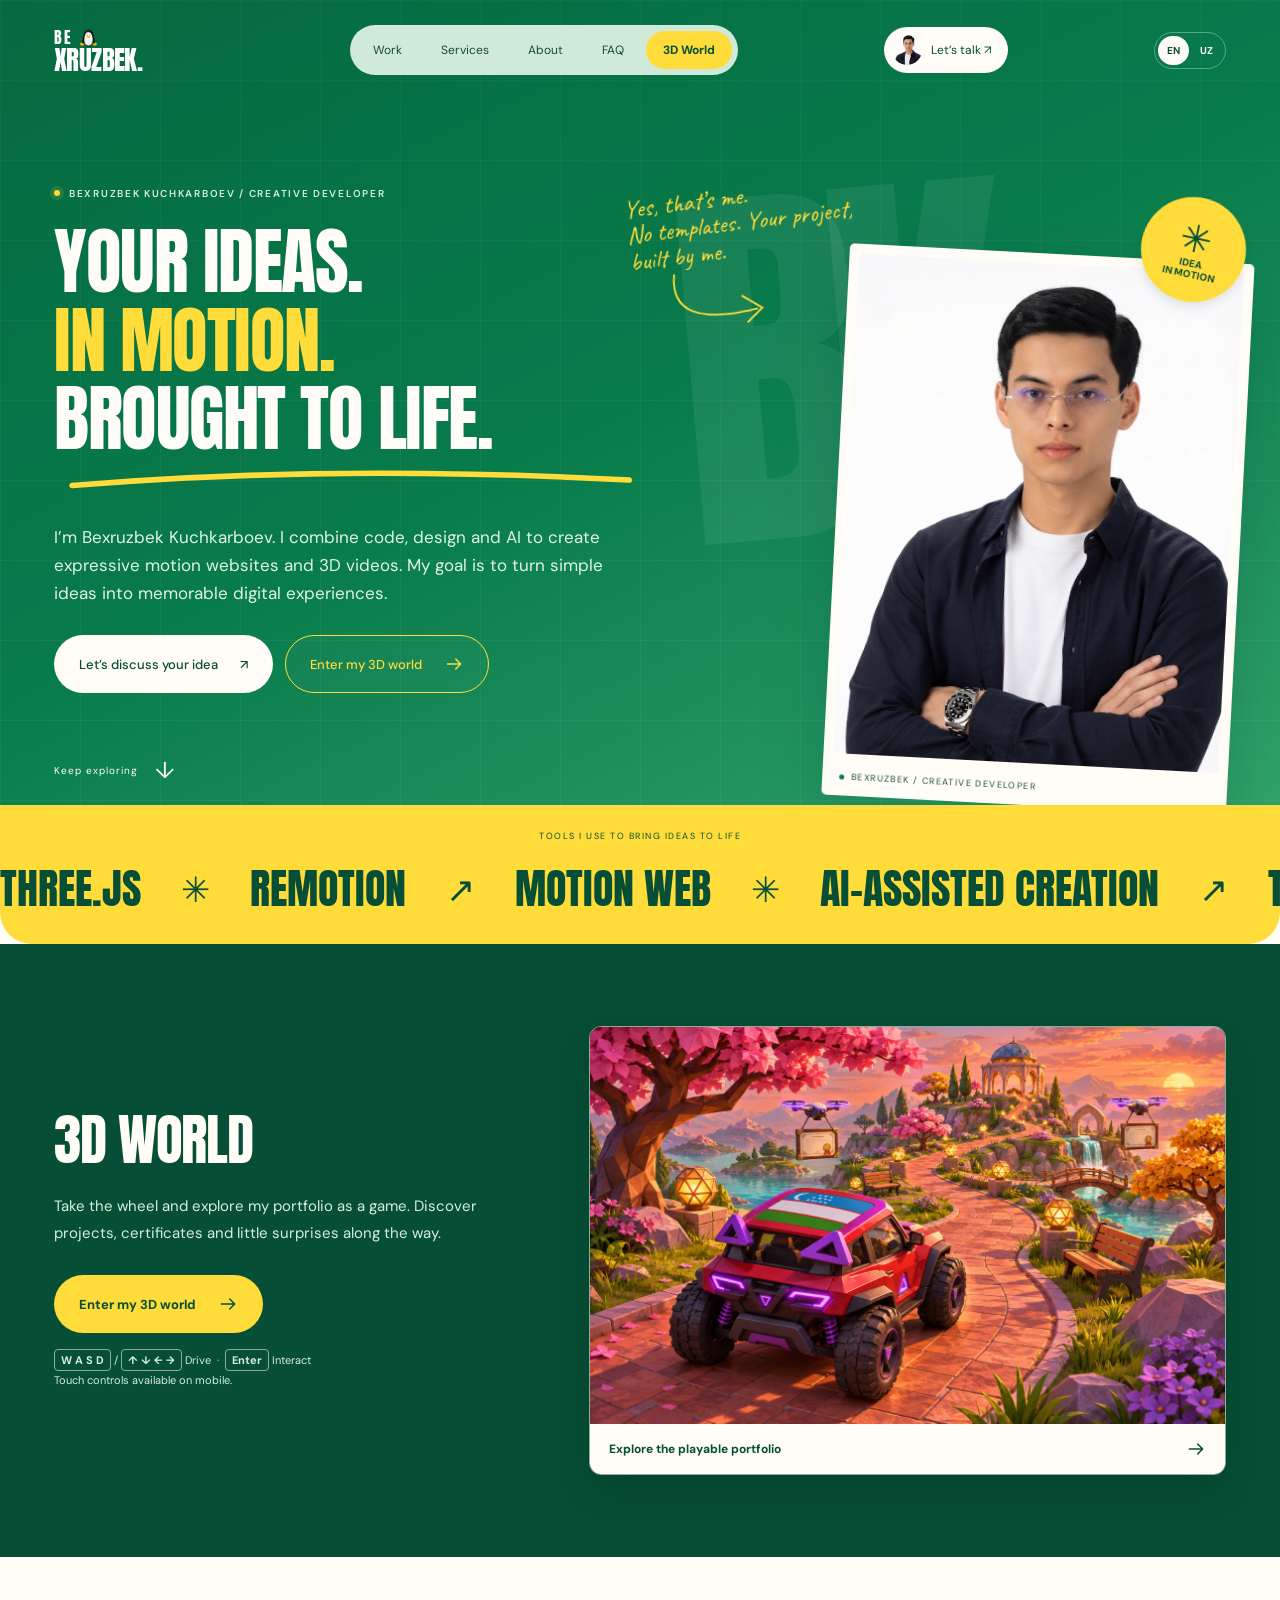
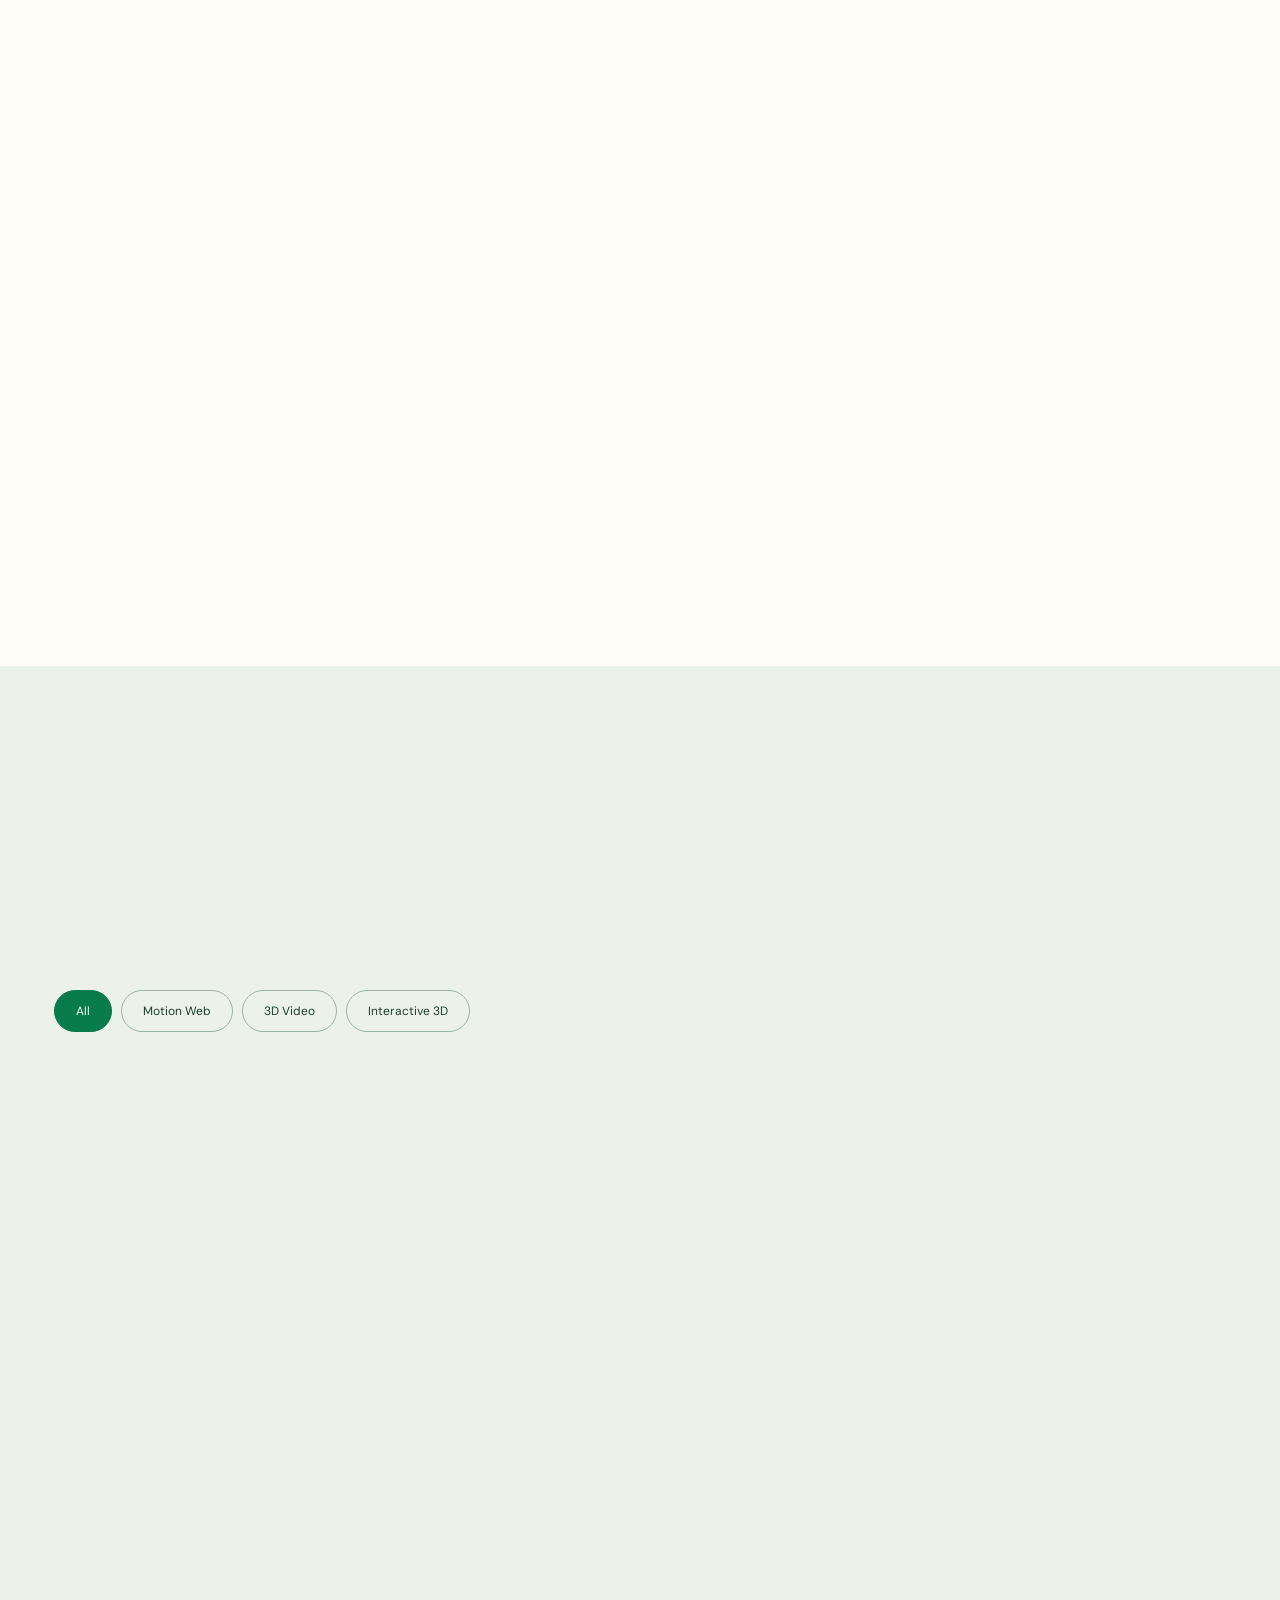
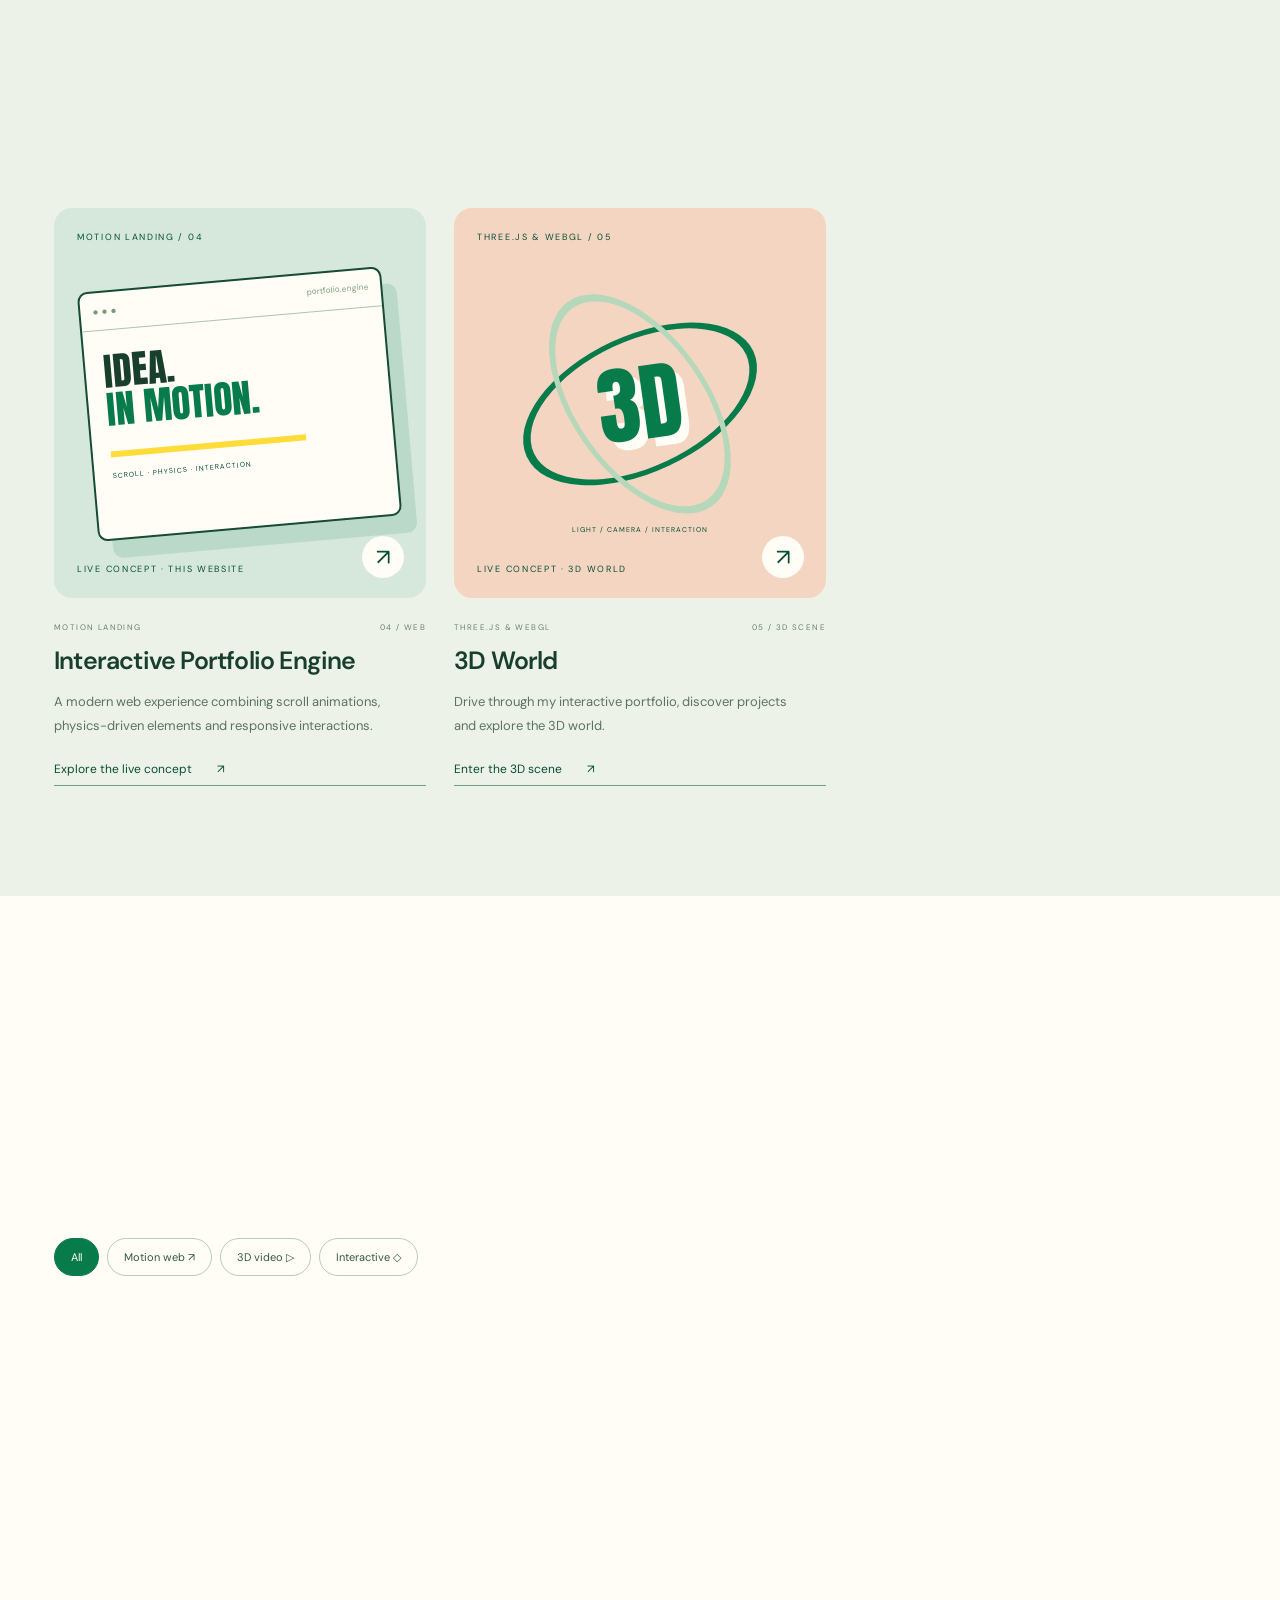
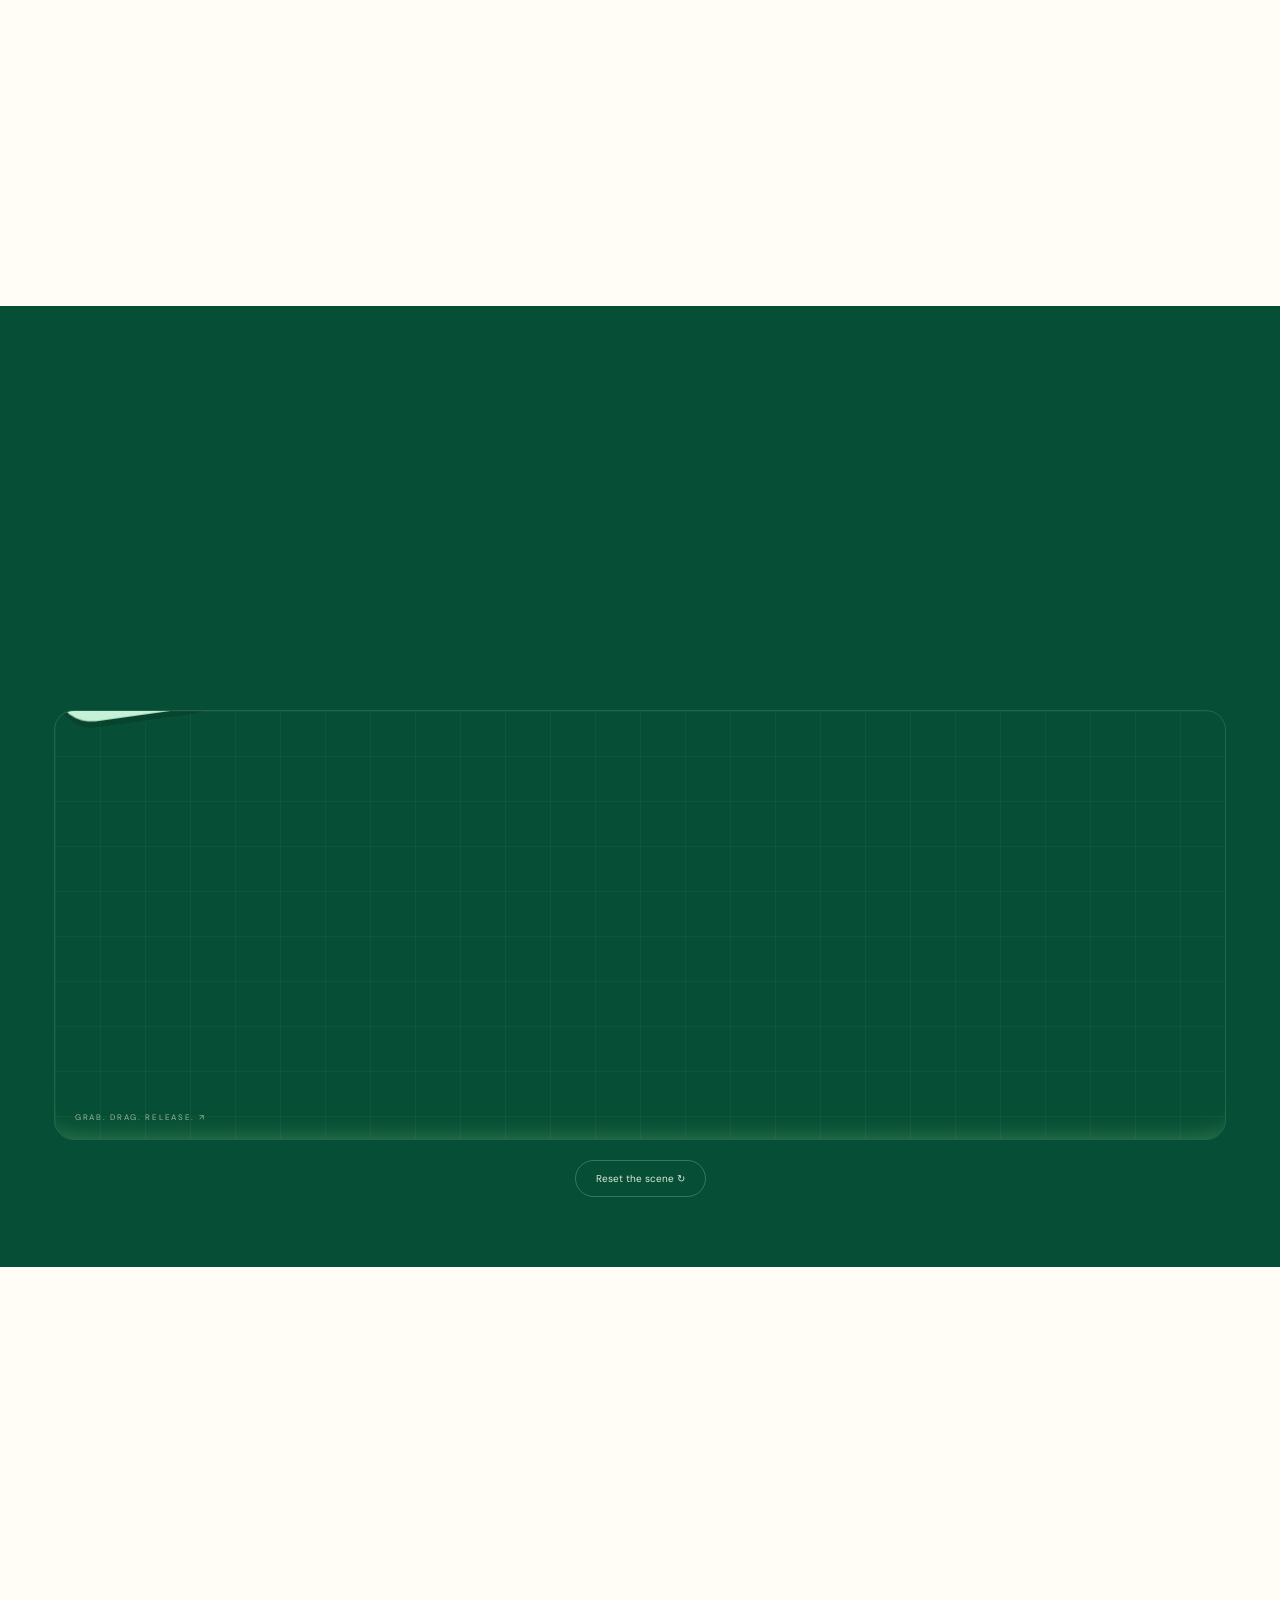
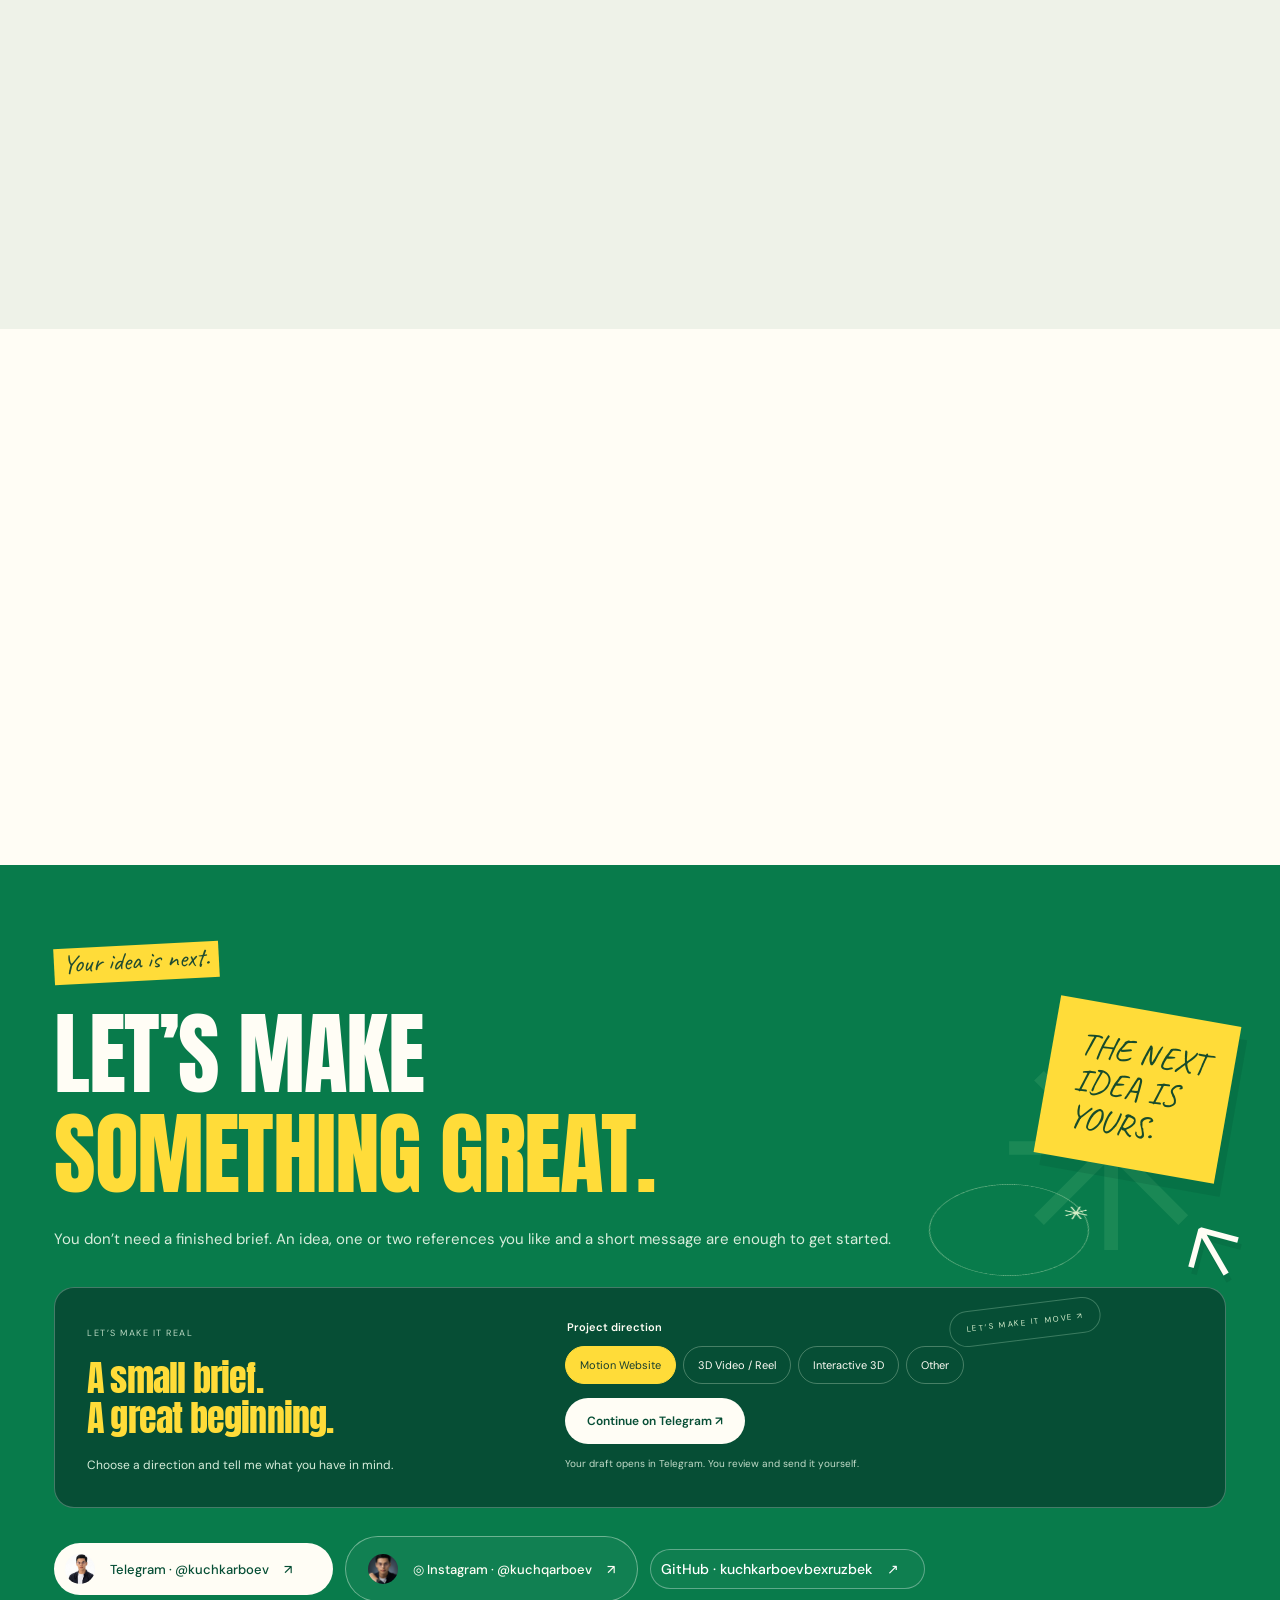
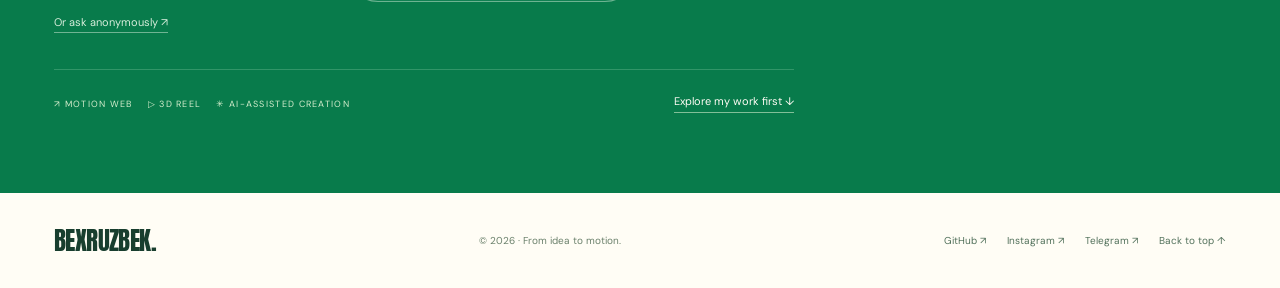
<file: index.html>
<!doctype html>
<html lang="en"><head><meta charset="utf-8"><meta name="viewport" content="width=device-width,initial-scale=1"><title>Bexruzbek Kuchkarboev — Creative Developer | Motion Web &amp; 3D</title><meta name="description" content="Creative developer crafting motion websites, interactive Three.js experiences and original 3D films. Explore concepts and start a project with Bexruzbek Kuchkarboev."><meta name="theme-color" content="#087b4b"><meta property="og:type" content="website"><meta property="og:url" content="https://kuchkarboevbexruzbek.github.io/"><meta property="og:title" content="Bexruzbek Kuchkarboev — Creative Developer | Motion Web &amp; 3D"><meta property="og:description" content="Creative developer crafting motion websites, interactive Three.js experiences and original 3D films. Explore concepts and start a project with Bexruzbek Kuchkarboev."><meta property="og:image" content="https://kuchkarboevbexruzbek.github.io/assets/og-image.png"><meta property="og:image:width" content="1200"><meta property="og:image:height" content="630"><meta name="twitter:card" content="summary_large_image"><meta name="twitter:title" content="Bexruzbek Kuchkarboev — Creative Developer | Motion Web &amp; 3D"><meta name="twitter:description" content="Creative developer crafting motion websites, interactive Three.js experiences and original 3D films. Explore concepts and start a project with Bexruzbek Kuchkarboev."><meta name="twitter:image" content="https://kuchkarboevbexruzbek.github.io/assets/og-image.png"><link rel="canonical" href="https://kuchkarboevbexruzbek.github.io/"><link rel="icon" href="/assets/penguin.svg"><link rel="stylesheet" href="/style.css"><link rel="stylesheet" href="/enhancements.css"><meta property="og:locale" content="en_US"><meta name="author" content="Bexruzbek Kuchkarboev"><meta name="robots" content="index,follow"><link rel="stylesheet" href="/portfolio-upgrade.css"><link rel="stylesheet" href="/world-entry.css"></head>
<body><a class="skip" href="#main">Skip to content</a><div class="progress" aria-hidden="true"></div>
<header><a class="brand" href="#bosh-sahifa" aria-label="Bexruzbek — home"><span>BE<span class="brand-star">✳︎</span></span><b>XRUZBEK.</b></a><nav id="nav" aria-label="Main navigation"><a href="#ishlar">Work</a><a href="#yonalishlar">Services</a><a href="#men-haqimda">About</a><a href="#savollar">FAQ</a><a class="world-nav" href="/3dworld/">3D World</a></nav><a class="nav-cta" href="https://t.me/kuchkarboev" target="_blank" rel="noopener"><img src="/assets/bexruzbek.png" alt="" width="30" height="30" loading="lazy" decoding="async"> Let’s talk ↗︎</a><button class="menu" aria-label="Open menu" aria-expanded="false" aria-controls="nav"><span></span><span></span></button></header>
<main id="main"><section class="hero" id="bosh-sahifa"><div class="hero-grid" aria-hidden="true"></div><div class="hero-inner wrap"><div class="hero-copy"><div class="eyebrow"><i></i> BEXRUZBEK KUCHKARBOEV / CREATIVE DEVELOPER</div><h1>YOUR IDEAS.<br><span>IN MOTION.</span><br>BROUGHT TO LIFE.<svg viewBox="0 0 620 28" aria-hidden="true"><path d="M8 20Q280 -3 608 14"/></path></svg></h1><p>I’m Bexruzbek Kuchkarboev. I combine code, design and AI to create expressive motion websites and 3D videos. My goal is to turn simple ideas into memorable digital experiences.</p><div class="actions"><a class="button cream" href="https://t.me/kuchkarboev" target="_blank" rel="noopener">Let’s discuss your idea <span>↗︎</span></a><a class="button outline world-hero-link" href="/3dworld/">Enter my 3D world <svg viewBox="0 0 24 24" fill="none" stroke="currentColor" stroke-width="1.8" stroke-linecap="round" stroke-linejoin="round" aria-hidden="true"><path d="M4 12h16m-6-6 6 6-6 6"/></svg></a></div></div><div class="portrait-scene"><span class="portrait-letter" aria-hidden="true">BK</span><figure class="portrait"><img src="/assets/bexruzbek.png" alt="Bexruzbek Kuchkarboev" width="747" height="1024" fetchpriority="high"><figcaption><i></i> BEXRUZBEK / CREATIVE DEVELOPER</figcaption></figure><div class="hand-note">Yes, that’s me.<br>No templates. Your project,<br>built by me.<svg viewBox="0 0 110 72" aria-hidden="true"><path d="M8 4Q-5 65 95 52M79 36l21 16-18 14"/></path></svg></div><div class="portrait-sticker" aria-hidden="true">✳︎<span>IDEA<br>IN MOTION</span></div></div></div><a class="scroll-note" href="#tanishuv">Keep exploring <span>↓︎</span></a></section>
<div class="tools-band"><p>TOOLS I USE TO BRING IDEAS TO LIFE</p><div class="marquee" aria-hidden="true"><div>THREE.JS <i>✳︎</i> REMOTION <i>↗︎</i> MOTION WEB <i>✳︎</i> AI-ASSISTED CREATION <i>↗︎</i> THREE.JS <i>✳︎</i> REMOTION <i>↗︎</i> MOTION WEB <i>✳︎</i> AI-ASSISTED CREATION <i>↗︎</i></div></div></div>
<section class="world-feature" id="3d-world" aria-labelledby="world-feature-title"><div class="wrap world-feature-grid"><div class="world-feature-copy"><h2 id="world-feature-title">3D WORLD</h2><p>Take the wheel and explore my portfolio as a game. Discover projects, certificates and little surprises along the way.</p><a class="button world-entry-button" href="/3dworld/">Enter my 3D world <svg viewBox="0 0 24 24" fill="none" stroke="currentColor" stroke-width="1.8" stroke-linecap="round" stroke-linejoin="round" aria-hidden="true"><path d="M4 12h16m-6-6 6 6-6 6"/></svg></a><p class="world-controls"><kbd>W A S D</kbd> / <kbd>↑ ↓ ← →</kbd> <span>Drive</span> &nbsp;·&nbsp; <kbd>Enter</kbd> <span>Interact</span><br><span>Touch controls available on mobile.</span></p></div><a class="world-feature-image" href="/3dworld/" aria-label="Open Bexruzbek’s playable 3D portfolio"><img src="/assets/3d-world-generated.jpg" alt="A rear view of the car with the Uzbekistan flag on its roof, between drone-carried certificates in Bexruzbek’s 3D world" width="1280" height="800" loading="lazy" decoding="async"><span><span>Explore the playable portfolio</span><svg viewBox="0 0 24 24" fill="none" stroke="currentColor" stroke-width="1.8" stroke-linecap="round" stroke-linejoin="round" aria-hidden="true"><path d="M4 12h16m-6-6 6 6-6 6"/></svg></span></a></div></section>
<section class="intro wrap section" id="tanishuv"><div class="intro-copy reveal"><div class="eyebrow dark">HAVE AN IDEA IN MIND?</div><h2>READY TO GO<br><span>BEYOND ORDINARY?</span></h2><p>Ready to move beyond generic websites and forgettable videos? Let’s build a modern website or a 3D story with a character and atmosphere of its own.</p><span class="scribble">Let’s bring it to life together!</span></div><div class="notebook reveal"><span class="paper-tape" aria-hidden="true"></span><div class="notebook-top"><span>ROOM FOR YOUR NEXT IDEA</span><i>✳︎</i></div><div class="note-row"><span>↗︎</span> A modern website that comes alive as you scroll</div><div class="note-row"><span>▷</span> A short 3D story that holds attention</div><div class="note-row"><span>✳︎</span> A personal portfolio that reflects your style</div><div class="note-row"><span>◇</span> From a raw idea to a working prototype</div><span class="note-footer">let’s start with an idea ↗︎</span></div></section>
<section class="work section" id="ishlar"><div class="wrap"><div class="section-head reveal"><div><div class="eyebrow dark">CREATIVE LAB &amp; CONCEPTS</div><h2>LESS TALK.<br><span>MORE MOTION.</span></h2></div><p>Each project is an original experiment in 3D, code and storytelling.<br>Explore my technical approach and creative style through these projects.</p></div><div class="works"><article class="work-card reveal"><button class="work-cover onam-cover" data-reel="onam" aria-label="Watch Mom: when are you getting married?"><span class="cover-top">3D STORY / 01</span><div class="phone"><div class="phone-head"><b>O</b><span>Mom<small>online</small></span></div><div class="bubble">Son, when are you<br>getting married?</div><div class="bubble reply">Next spring, Mom!</div><div class="bubble">Oh, I’m so happy!</div><span class="phone-typing">Mom, when the time comes…</span></div><span class="play">↗︎</span><span class="cover-bottom">REMOTION · 3D ANIMATION</span><span class="floating-star" aria-hidden="true">✳︎</span></button><div class="work-meta"><span>ORIGINAL CONCEPT</span><span>01 / VIDEO</span></div><h3>Mom: when are you getting married?</h3><p>A familiar situation, 3D characters and lively dialogue. A short storytelling concept brought to life through animation and humor.</p><button class="watch" data-reel="onam">Watch video <span>↗︎</span></button></article><article class="work-card reveal"><button class="work-cover code-cover" data-reel="mehnat" aria-label="Watch 9 hours until the exam"><span class="cover-top">3D STORY / 02</span><div class="reel-still final-reel-still"><div class="new-reel-poster" aria-hidden="true"><span>23:47 / EXAM EVE</span><div class="poster-orbit"></div><b>EXAM IN<br>9 HOURS.</b><i>▶</i><small>A ONE-NIGHT STORY</small></div></div><div class="cost-card final-reel-label"><span>3D STORY</span><b>9 HOURS</b><small>Night. Exam. AI assistance.</small></div><span class="play">↗︎</span><span class="cover-bottom">EXAM COUNTDOWN — 9 HOURS</span></button><div class="work-meta"><span>MOTION &amp; EDITING</span><span>02 / VIDEO</span></div><h3>9 hours until the exam</h3><p>Deadline pressure, late-night studying and AI assistants. A story told through dynamic shots, editing and sound design.</p><button class="watch" data-reel="mehnat">Watch video <span>↗︎</span></button></article><article class="work-card reveal"><button class="work-cover diplom-cover" data-reel="diplom" aria-label="Watch the diploma presentation film"><span class="cover-top">VIDEO / 03</span><img class="diplom-still" src="/assets/diplom-poster.jpg" alt="Diplom videosidan kadr" width="400" height="712" loading="lazy"><span class="play">↗︎</span><span class="cover-bottom">NARRATED VIDEO</span></button><div class="work-meta"><span>ORIGINAL CONCEPT</span><span>03 / VIDEO</span></div><h3>Diploma presentation film</h3><p>A clear, visually rich presentation film with voiceover, turning a diploma topic into an engaging narrative.</p><button class="watch" data-reel="diplom">Watch video <span>↗︎</span></button></article></div></div></section>
<section class="services section wrap" id="yonalishlar"><div class="section-head reveal"><div><span class="scribble plain">What I can create for you</span><h2>FROM IDEA<br><span>TO SCREEN.</span></h2></div><p>Three disciplines. One purpose:<br>make your idea tangible.</p></div><div class="service-tabs" aria-label="Filter services"><button class="selected" data-focus="all" aria-pressed="true">All</button><button data-focus="web" aria-pressed="false">Motion web ↗︎</button><button data-focus="video" aria-pressed="false">3D video ▷</button><button data-focus="interactive" aria-pressed="false">Interactive ◇</button></div><div class="service-grid"><article class="service mint reveal" data-service="web"><span class="service-badge">SCROLL + HOVER</span><div class="service-demo web-demo" aria-hidden="true"><div class="fake-browser"><div>● ● ●<span>bexruzbek / motion</span></div><strong>HELLO,<br><em>MOTION.</em></strong><i>↗︎</i></div><span class="mini-cursor">↖︎</span></div><span class="service-index">01 / WEB</span><h3>Motion websites</h3><p>Personal brands, portfolios and landing pages with animated typography, smooth scrolling and interactive details.</p><a href="#aloqa">Discuss your idea ↗︎</a></article><article class="service peach reveal" data-service="video"><span class="service-badge">SCENE + STORY</span><div class="service-demo video-demo" aria-hidden="true"><div class="video-window"><span>▶</span><i></i><i></i><i></i><i></i><i></i></div><span class="timecode">00:00 / STORY</span></div><span class="service-index">02 / VIDEO</span><h3>3D stories &amp; reels</h3><p>Characters, scenes and dynamic editing with Remotion and 3D tools. Memorable stories made for short-form video.</p><a href="#ishlar">Explore the videos ↗︎</a></article><article class="service yellow reveal" data-service="interactive"><span class="service-badge">POINTER + 3D</span><div class="service-demo shape-demo" aria-hidden="true"><div class="ring r1"></div><div class="ring r2"></div><div class="ring r3"></div><span>✳︎</span></div><span class="service-index">03 / INTERACTIVE</span><h3>Interactive 3D</h3><p>Three.js scenes with depth, lighting and camera motion. Living web experiences that respond to the user’s cursor.</p><a href="#maydon">Try it yourself ↗︎</a></article></div></section>
<section class="playground section" id="maydon"><div class="wrap"><div class="play-head reveal"><span class="scribble plain">Go ahead. Give it a nudge.</span><h2>MOTION IS<br>MORE THAN <span>DECORATION.</span></h2><p>The shapes fall into place. Grab, drag and release them.<br>Keyboard: Tab to select, arrow keys to move.</p></div><div class="physics" aria-label="Draggable motion shapes"><div class="physics-grid" aria-hidden="true"></div><button class="toy" style="--toy:#c5f1d9" data-x=".06" data-y=".3">THREE.JS <span>↗︎</span></button><button class="toy" style="--toy:#ffd641" data-x=".36" data-y=".1">IDEA <span>✳︎</span></button><button class="toy" style="--toy:#f4b89a" data-x=".66" data-y=".5">REMOTION <span>▷</span></button><button class="toy" style="--toy:#fffdf5" data-x=".14" data-y=".72">MOTION WEB <span>↗︎</span></button><button class="toy" style="--toy:#a0d0f2" data-x=".58" data-y=".77">VIBE CODING <span>✦︎</span></button><button class="toy" style="--toy:#f1a1b7" data-x=".8" data-y=".15">WEBGL <span>◇</span></button><button class="toy" style="--toy:#d6caef" data-x=".42" data-y=".55">3D STORY <span>▷</span></button><button class="toy" style="--toy:#d9f09b" data-x=".75" data-y=".8">ANIMATION <span>✳︎</span></button><button class="toy" style="--toy:#f7ddb3" data-x=".06" data-y=".05">DESIGN <span>✦︎</span></button><button class="toy" style="--toy:#a9e4db" data-x=".49" data-y=".37">NEW IDEA <span>↗︎</span></button><span class="physics-hint" aria-hidden="true">GRAB. DRAG. RELEASE. ↗︎</span></div><button class="reset" id="reset-toys">Reset the scene ↻︎</button></div></section>
<section class="about section wrap" id="men-haqimda"><div class="about-photo reveal"><div class="photo-bar"><span>bexruzbek / about</span><span>↗︎</span></div><img src="/assets/bexruzbek.png" alt="Portrait of Bexruzbek Kuchkarboev" width="747" height="1024" loading="lazy"><span class="photo-caption">Hello!</span></div><div class="about-copy reveal"><div class="eyebrow dark">THE PERSON BEHIND THE CODE</div><h2>I’M<br><span>BEXRUZBEK<br>KUCHKARBOEV.</span></h2><p class="lead">Vibe coder and digital creator. I enjoy building expressive projects with a distinct character.</p><p>I combine modern AI tools with code to prototype faster and spend more time on design quality, motion details and smooth animation. My focus: interactive websites, Three.js scenes and Remotion videos.</p><p>Every project is a new creative exploration. I’m open to commercial collaborations with startups and personal brands, working directly on your idea from start to finish.</p><a class="button green" href="https://t.me/kuchkarboev" target="_blank" rel="noopener">Let’s connect <span>↗︎</span></a><div class="about-tags"><span>Three.js</span><span>Remotion</span><span>Creating with AI</span></div></div></section>
<section class="certificates section wrap"><div class="cert-head reveal"><div class="eyebrow dark">TECHNICAL FOUNDATIONS &amp; SECURITY</div><h2>CERTIFICATIONS.</h2><p>Design and animation are one part of the work. My knowledge of cybersecurity and systems programming informs how I build clean, stable and security-conscious web projects.</p></div><div class="certificate-grid"><button class="certificate-card reveal" type="button" data-certificate="/assets/cert-c3sa.png" data-certificate-title="Certified Cyber Security Analyst (C3SA)"><img src="/assets/cert-c3sa.webp" alt="Certified Cyber Security Analyst C3SA certificate" width="720" height="500" loading="lazy"><div><h3>Certified Cyber Security Analyst (C3SA)</h3><p>Cyberwarfare Labs · 10.10.2026</p><span>View certificate ↗︎</span></div></button><button class="certificate-card reveal" type="button" data-certificate="/assets/cert-btf.png" data-certificate-title="Certified Blue Team Fundamentals (BTF)"><img src="/assets/cert-btf.webp" alt="Certified Blue Team Fundamentals BTF certificate" width="720" height="500" loading="lazy"><div><h3>Certified Blue Team Fundamentals (BTF)</h3><p>Cyberwarfare Labs · 10.10.2026</p><span>View certificate ↗︎</span></div></button><article class="certificate-card reveal" data-certificate="/assets/cert-higgsfield-ai-creation-first-steps.png" data-certificate-title="AI Creation: First Steps" role="button" tabindex="0" aria-label="View AI Creation: First Steps certificate"><img src="/assets/cert-higgsfield-ai-creation-first-steps.png" alt="AI Creation: First Steps certificate from Higgsfield Academy" width="2160" height="1468" loading="lazy"><div><h3>AI Creation: First Steps</h3><p>Higgsfield Academy · 13.11.2026</p><a href="https://higgsfield.ai/verify/HFA-2026-QUXCJ3YHJ5G7" target="_blank" rel="noopener noreferrer">Verify credential ↗︎</a></div></article></div></section>
<section class="process section"><div class="wrap"><div class="section-head reveal"><div><span class="scribble plain">It starts with a conversation.</span><h2>HOW WE<br><span>WORK TOGETHER.</span></h2></div><a class="text-link" href="https://t.me/kuchkarboev" target="_blank" rel="noopener">Message on Telegram ↗︎</a></div><div class="steps"><article class="reveal"><span>01</span><h3>Let’s talk</h3><p>We discuss your idea, references and what you want to create.</p></article><article class="reveal"><span>02</span><h3>Prototype</h3><p>I build an initial version. We review it together and refine the details.</p></article><article class="reveal"><span>03</span><h3>Bring it to life</h3><p>We bring design, motion and detail together, then test the finished experience.</p></article></div></div></section>
<section class="faq section wrap" id="savollar"><div class="faq-title reveal"><span class="scribble plain">Let’s be clear.</span><h2>QUESTIONS.<br><span>CLEAR ANSWERS.</span></h2><p>Have another question?<br><a href="https://t.me/kuchkarboev" target="_blank" rel="noopener">Ask me on Telegram ↗︎</a><br><a class="secondary-link" href="https://t.me/anonaskbot?start=7vqml4p" target="_blank" rel="noopener noreferrer">Ask anonymously ↗︎</a></p></div><div class="questions"><details class="reveal"><summary>Are these client projects or independent concepts?<span>+</span></summary><p>The work shown here consists of original concepts and R&amp;D projects demonstrating my technical and creative capabilities. I’m open to commercial collaborations, with direct personal involvement, focused attention and flexible terms.</p></details><details class="reveal"><summary>What kinds of projects do you take on?<span>+</span></summary><p>Distinctive portfolios for personal brands and professionals, motion landing pages for products, interactive 3D web scenes and short 3D stories for Reels and Shorts.</p></details><details class="reveal"><summary>How do you use AI in your workflow?<span>+</span></summary><p>AI helps me build foundations and test ideas faster, saving time for both of us. Visual decisions, animation feel, code quality and final quality control remain my responsibility.</p></details><details class="reveal"><summary>How do you set the price and timeline?<span>+</span></summary><p>Every idea has a different scope. Send a short description on Telegram and I’ll respond within 24 hours with a timeline and proposal based on the design and animation requirements.</p></details></div></section>
<section class="contact" id="aloqa"><div class="wrap"><span class="scribble">Your idea is next.</span><h2>LET’S MAKE<br><span>SOMETHING GREAT.</span></h2><p>You don’t need a finished brief. An idea, one or two references you like and a short message are enough to get started.</p><div class="contact-links"><a class="button cream" href="https://t.me/kuchkarboev" target="_blank" rel="noopener"><img src="/assets/bexruzbek.png" alt="" width="30" height="30" loading="lazy" decoding="async"> Telegram · @kuchkarboev <span>↗︎</span></a><a class="button outline instagram" href="https://www.instagram.com/kuchqarboev/" target="_blank" rel="noopener">◎ Instagram · @kuchqarboev <span>↗︎</span></a></div><a class="contact-anon" href="https://t.me/anonaskbot?start=7vqml4p" target="_blank" rel="noopener noreferrer">Or ask anonymously ↗︎</a><div class="contact-extras"><span>↗︎ MOTION VEB</span><span>▷ 3D REEL</span><span>✳︎ AI BILAN IJOD</span><a href="#ishlar">Explore my work first ↓︎</a></div><div class="contact-collage" aria-hidden="true"><span class="collage-note">THE NEXT<br>IDEA IS<br>YOURS.</span><span class="collage-orbit"></span><span class="collage-cursor">↖︎</span><span class="collage-tag">LET’S MAKE IT MOVE ↗︎</span></div><span class="contact-flower" aria-hidden="true">✳︎</span></div></section></main>
<footer class="wrap"><a class="footer-brand" href="#bosh-sahifa">BEXRUZBEK.</a><span>© 2026 · From idea to motion.</span><div class="footer-links"><a href="https://github.com/kuchkarboevbexruzbek" target="_blank" rel="noopener noreferrer">GitHub ↗︎</a><a href="https://www.instagram.com/kuchqarboev/" target="_blank" rel="noopener">Instagram ↗︎</a><a href="https://t.me/kuchkarboev" target="_blank" rel="noopener">Telegram ↗︎</a><a href="#bosh-sahifa">Back to top ↑︎</a></div></footer>
<dialog id="reel-dialog" aria-labelledby="reel-title"><div class="dialog-head"><div><span>ORIGINAL CONCEPT</span><h2 id="reel-title"></h2></div><button id="close-reel" aria-label="Close video">×</button></div><video poster="/assets/video-poster.jpg" id="reel-video" controls playsinline preload="none"></video><p id="reel-description"></p></dialog><dialog id="certificate-dialog" aria-labelledby="certificate-title"><div class="dialog-head"><h2 id="certificate-title"></h2><button id="close-certificate" aria-label="Close certificate">×</button></div><img id="certificate-image" alt=""></dialog><script src="/app.js" defer></script><script src="/app-enhancements.js?v=world-preview-2" defer></script><script src="/portfolio-brief.js?v=world-preview-2" defer></script></body></html>
</file>
<file: style.css>
@import url('https://fonts.googleapis.com/css2?family=Anton&family=DM+Sans:wght@400;500;600;700&family=Caveat:wght@500;600&display=swap');
:root{--green:#087b4b;--deep:#064e35;--mint:#d5f0df;--cream:#fffdf5;--yellow:#ffdc39;--ink:#183e2e;--line:#cdd7cd;font-family:'DM Sans',Arial,sans-serif;color:var(--ink);background:var(--cream);scroll-behavior:smooth;scroll-padding-top:100px}*{box-sizing:border-box}body{margin:0;overflow-x:clip}a{color:inherit;text-decoration:none}button{font:inherit;cursor:pointer}h1,h2,h3,p,figure{margin:0}button,a,input,summary{-webkit-tap-highlight-color:transparent}button:focus-visible,a:focus-visible,summary:focus-visible{outline:3px solid #ffba12;outline-offset:6px}::selection{color:#064e35;background:#ffdc39}.wrap{max-width:1440px;margin:auto;padding-inline:54px}.section{padding-block:110px}.eyebrow{font-size:10px;letter-spacing:1.7px;font-weight:600;display:flex;align-items:center;gap:9px}.eyebrow i{width:6px;height:6px;background:var(--yellow);border-radius:50%;box-shadow:0 0 0 4px #ffdc3920}.eyebrow.dark{color:#47745c}.progress{position:fixed;left:0;top:0;width:100%;height:3px;background:var(--yellow);z-index:100;transform:scaleX(var(--progress,0));transform-origin:left}header{height:100px;position:absolute;top:0;left:0;width:100%;padding:22px 54px;display:flex;align-items:center;justify-content:space-between;z-index:30;color:white;gap:20px}.brand{font-family:Anton,sans-serif;font-weight:400;line-height:.87;font-size:27px;display:flex;flex-direction:column;letter-spacing:-.6px;width:150px}.brand>span{font-size:16px;letter-spacing:2px;display:flex;align-items:center;gap:6px}.brand-star{color:var(--yellow);font-size:18px}.brand b{font-weight:400}.brand:focus-visible{outline-offset:8px}nav{display:flex;gap:5px;background:#e4f7e8e8;padding:6px;border-radius:50px;color:#184b31;font-size:12px}nav a{padding:11px 17px;border-radius:40px;transition:background .2s}nav a:hover{background:#fffdf5}.nav-cta{display:flex;align-items:center;gap:9px;border-radius:50px;background:var(--cream);color:var(--deep);padding:8px 16px 8px 8px;font-size:12px}.nav-cta img,.button img{object-fit:cover;object-position:50% 15%;border-radius:50%}.menu{display:none}.hero{position:relative;background:linear-gradient(155deg,#056a3f,var(--green) 50%,#30a26a);color:var(--cream);padding-top:145px;overflow:hidden;isolation:isolate}.hero-grid{position:absolute;inset:0;background-image:linear-gradient(#ffffff0d 1px,transparent 1px),linear-gradient(90deg,#ffffff0d 1px,transparent 1px);background-size:80px 80px;z-index:-1;mask-image:linear-gradient(#0009,#000)}.hero-inner{display:grid;grid-template-columns:1.35fr 1fr;gap:30px;min-height:660px;align-items:center}.hero-copy{padding-bottom:70px;position:relative;z-index:3}.hero .eyebrow{color:#d6f0de;margin-bottom:22px}h1,h2{font-family:Anton,'Arial Narrow',sans-serif;font-weight:400;text-transform:uppercase;letter-spacing:-1.5px;line-height:1.08}h1{font-size:clamp(65px,7.2vw,105px);position:relative;margin-bottom:30px}h1>span{color:var(--yellow)}h1 svg{width:91%;height:26px;display:block;margin-top:9px;overflow:visible}h1 svg path{stroke:var(--yellow);stroke-width:6;fill:none;stroke-linecap:round;stroke-dasharray:650;animation:underline-in 1s .5s both}.hero-copy>p{font-size:17px;line-height:1.65;max-width:555px;color:#e1f5e7}.actions{display:flex;gap:12px;margin-top:28px;flex-wrap:wrap}.button{display:inline-flex;justify-content:center;align-items:center;gap:22px;border-radius:40px;padding:18px 24px;font-size:13px;font-weight:500;border:1px solid transparent;transition:transform .25s,box-shadow .25s}.button:hover{transform:translateY(-4px);box-shadow:0 10px 20px #01342126}.button.cream{background:var(--cream);color:var(--deep)}.button.outline{border-color:#ffffff55;color:white;background:#ffffff08}.button.green{background:var(--green);color:white}.portrait-scene{position:relative;height:660px;align-self:end}.portrait-letter{position:absolute;font-family:Anton;font-size:400px;letter-spacing:-40px;line-height:1;top:20px;left:-65px;color:#ffffff12;rotate:-5deg;user-select:none}.portrait{position:absolute;bottom:0;right:0;width:100%;max-width:405px;transform:rotate(3deg);transform-origin:50% 100%;border:10px solid #fffdf5;border-bottom-width:42px;border-radius:5px;background:var(--cream);box-shadow:0 20px 65px #003a2d38;z-index:1}.portrait>img{display:block;width:100%;height:500px;object-fit:cover;object-position:50% 30%}.portrait figcaption{position:absolute;bottom:-29px;font-size:9px;color:#1c5239;letter-spacing:1.4px;left:7px;display:flex;align-items:center;gap:7px}.portrait figcaption i{width:5px;height:5px;border-radius:50%;background:var(--green)}.hand-note{position:absolute;left:-110px;top:38px;font-family:Caveat,cursive;font-size:25px;color:var(--yellow);z-index:3;line-height:1.05;rotate:-7deg}.hand-note svg{width:100px;height:66px;display:block;margin-left:35px;stroke:var(--yellow);stroke-width:2;fill:none}.portrait-sticker{position:absolute;right:-20px;top:52px;background:var(--yellow);color:var(--deep);width:105px;height:105px;border-radius:50%;z-index:3;display:flex;flex-direction:column;align-items:center;justify-content:center;font-size:38px;line-height:1;rotate:12deg;box-shadow:0 6px 10px #0037191a}.portrait-sticker span{font-size:10px;font-weight:700;text-align:center;line-height:1.1}.scroll-note{position:absolute;bottom:20px;left:54px;font-size:10px;letter-spacing:1px;display:flex;gap:17px;align-items:center}.scroll-note span{font-size:23px;animation:arrow-bob 2s infinite}.tools-band{background:var(--yellow);color:var(--deep);padding:25px 0 27px;border-radius:0 0 32px 32px;position:relative;z-index:2}.tools-band>p{text-align:center;font-size:9px;letter-spacing:1.5px;margin-bottom:20px}.marquee{overflow:hidden}.marquee>div{display:flex;gap:40px;align-items:center;width:max-content;font-family:Anton;font-size:42px;animation:marquee 28s linear infinite;line-height:1.3}.marquee i{font-family:Arial;font-style:normal;font-size:35px}
h2{font-size:clamp(43px,4.8vw,68px);line-height:1.12}h2 span{color:var(--green)}h3{font-size:25px;letter-spacing:-.8px;font-weight:600}.intro{display:grid;grid-template-columns:1fr 1.1fr;gap:90px;align-items:center}.intro h2{margin-top:21px}.intro-copy>p{font-size:15px;line-height:1.8;color:#57715f;margin-top:24px;max-width:420px}.scribble{display:inline-block;background:var(--yellow);color:#214c31;font-family:Caveat,cursive;font-size:26px;line-height:1.1;padding:2px 9px 5px;transform:rotate(-3deg);margin-top:27px}.scribble.plain{background:transparent;padding:0;margin:0 0 17px;color:#4e725b}.notebook{background:#fff5bf;border-radius:20px 20px 3px 3px;transform:rotate(2deg);box-shadow:0 18px 42px #34412f14;border:1px solid #eedc96;padding:0 28px 25px;position:relative}.notebook:before{content:'';position:absolute;left:62px;top:50px;bottom:0;border-left:1px solid #e9b38a66}.notebook-top{background:var(--yellow);margin:0 -28px;padding:18px 27px;border-radius:20px 20px 0 0;display:flex;justify-content:space-between;align-items:center;font-size:9px;letter-spacing:1.5px;border-bottom:1px dashed #afa244}.notebook-top i{font-size:23px;font-style:normal}.note-row{padding:24px 0;border-bottom:1px solid #d6cda1;display:flex;align-items:center;gap:28px;font-size:14px;line-height:1.5}.note-row>span{font-size:25px;color:#278751;width:25px;flex:none}.note-footer{font-family:Caveat;font-size:23px;display:block;text-align:right;margin-top:20px;rotate:-2deg}.work{background:#edf2e9}.section-head{display:flex;align-items:flex-end;justify-content:space-between;gap:35px;margin-bottom:45px}.section-head h2{margin-top:19px}.section-head>p{font-size:14px;color:#657a66;line-height:1.8;padding-bottom:6px}.works{display:grid;grid-template-columns:1fr 1fr;gap:28px}.work-cover{width:100%;height:455px;position:relative;border:0;border-radius:18px;overflow:hidden;color:var(--deep);text-align:left;transition:transform .35s}.work-cover:hover{transform:translateY(-7px) rotate(-1deg)}.onam-cover{background:#aedec0;background-image:linear-gradient(#096a3420 1px,transparent 1px),linear-gradient(90deg,#096a3420 1px,transparent 1px);background-size:40px 40px}.cover-top,.cover-bottom{position:absolute;left:23px;font-size:9px;letter-spacing:1.7px;z-index:4}.cover-top{top:23px}.cover-bottom{bottom:23px}.phone{width:220px;height:345px;position:absolute;left:50%;top:55px;transform:translateX(-50%) rotate(-8deg);background:#fffaf0;border:7px solid #1b4933;border-radius:27px;box-shadow:20px 20px 0 #14684125;overflow:hidden;transition:rotate .4s}.work-cover:hover .phone{rotate:6deg}.phone-head{display:flex;align-items:center;gap:9px;background:#fff;padding:14px 10px 10px;border-bottom:1px solid #eee}.phone-head b{background:#199b57;color:white;border-radius:50%;width:28px;height:28px;display:grid;place-items:center;font-size:14px}.phone-head>span{font-size:12px;font-weight:700}.phone-head small{display:block;font-size:8px;font-weight:400;color:#6e8974}.bubble{background:#fff;padding:11px 9px;margin:12px 28px 0 8px;box-shadow:0 1px 3px #0001;border-radius:9px;font-size:11px;line-height:1.35;position:relative;animation:chat-bob 5s infinite}.bubble.reply{margin:12px 8px 0 24px;background:#d7f6bf;animation-delay:-2s}.phone-typing{position:absolute;bottom:10px;left:9px;right:9px;background:white;border-radius:15px;padding:8px;font-size:9px;color:#97a08f}.floating-star{position:absolute;right:40px;top:83px;font-size:84px;color:#047943;animation:spin 24s linear infinite}.play{position:absolute;right:22px;bottom:20px;width:42px;height:42px;display:grid;place-items:center;border-radius:50%;background:var(--cream);font-size:23px;z-index:4}.code-cover{background:#e9b89c}.reel-still{position:absolute;top:48px;left:44%;width:188px;height:335px;border:7px solid #304c3b;border-radius:14px;transform:rotate(7deg);overflow:hidden;box-shadow:18px 20px 0 #98694422}.reel-still img{height:100%;width:100%;object-fit:cover}.cost-card{position:absolute;top:155px;left:25px;transform:rotate(-8deg);background:#fff9e9;padding:18px 23px;box-shadow:0 9px 24px #754d2a30;border-radius:5px;max-width:55%;animation:cost-float 5s ease-in-out infinite}.cost-card span{font-size:8px;letter-spacing:1.5px;display:block}.cost-card b{display:block;font-size:36px;letter-spacing:-2px;margin:6px 0;color:#7a382f}.cost-card small{font-family:Caveat;font-size:18px}.work-meta{display:flex;justify-content:space-between;font-size:8px;letter-spacing:1.4px;color:#68816d;margin-top:24px;gap:10px}.work-card h3{margin-top:12px}.work-card>p{font-size:13px;color:#5c745f;line-height:1.8;margin-top:13px;max-width:95%}.watch{border:0;border-bottom:1px solid #759d7f;background:transparent;color:var(--deep);font-size:12px;margin-top:16px;padding:8px 0;display:flex;gap:25px}.service-grid{display:grid;grid-template-columns:repeat(3,1fr);gap:20px}.service{padding:20px 25px 29px;border-radius:18px;border:1px solid #12432912;overflow:hidden;display:flex;flex-direction:column}.service.mint{background:#d4eddd}.service.peach{background:#f3d4c0}.service.yellow{background:#f8e797}.service-demo{height:205px;position:relative;margin-bottom:25px;display:grid;place-items:center}.service-index{font-size:8px;letter-spacing:1.5px;color:#607e64}.service h3{margin-top:15px;font-size:23px}.service>p{font-size:12px;line-height:1.8;margin-top:14px;color:#57705c;margin-bottom:20px}.service>a{font-size:11px;padding-top:12px;margin-top:auto;border-top:1px solid #1e502c26;line-height:1.5}.fake-browser{background:var(--cream);border:1px solid #396b4733;border-radius:7px;width:96%;height:164px;transform:perspective(600px) rotateY(-12deg) rotate(-4deg);box-shadow:9px 12px 0 #257f3020;transition:transform .5s}.service:hover .fake-browser{transform:perspective(600px) rotateY(4deg) rotate(3deg)}.fake-browser>div{border-bottom:1px solid #306c3822;font-size:6px;color:#75a57c;padding:8px;display:flex;justify-content:space-between}.fake-browser>div span{font-size:6px}.fake-browser strong{font:38px/.94 Anton;display:block;padding:16px;color:#15482a}.fake-browser em{font-style:normal;color:#149d57}.fake-browser>i{position:absolute;right:20px;bottom:22px;font-style:normal;font-size:32px;animation:arrow-bob 3s infinite}.mini-cursor{position:absolute;right:20px;bottom:10px;font-size:45px;color:#154d2a;animation:cursor-move 5s ease-in-out infinite}.video-window{height:145px;width:96%;background:#265f3a;border-radius:8px;display:flex;gap:3px;align-items:flex-end;padding:12px;transform:rotate(4deg);box-shadow:8px 10px 0 #9c5c3522}.video-window>span{position:absolute;top:40px;left:44%;font-size:34px;color:#ffe588;animation:video-play 4s ease-in-out infinite}.video-window>i{height:11px;width:20%;background:#b2dab4;border-radius:3px;animation:timeline 3s ease-in-out infinite}.video-window>i:nth-of-type(2){background:#f2ce68;animation-delay:-1s}.video-window>i:nth-of-type(3){background:#e8b992;animation-delay:-2s}.timecode{position:absolute;bottom:0;font-size:8px;letter-spacing:2px;color:#63735d}.ring{position:absolute;width:142px;height:142px;border:13px solid #238650;border-radius:50%;box-shadow:3px 5px 0 #06482f33;animation:ring-spin 8s linear infinite}.r2{rotate:60deg;animation-delay:-2.66s}.r3{rotate:120deg;animation-delay:-5.33s}.shape-demo>span{font-size:35px;color:#135835;z-index:1;animation:spin 12s linear infinite}
.playground{background:var(--deep);color:#fffdf5;padding-bottom:70px;overflow:hidden}.play-head{text-align:center}.play-head .scribble{color:#ffdf57}.play-head h2 span{color:#c8edb6}.play-head>p{font-size:13px;color:#c1dac5;line-height:1.7;margin-top:22px}.physics{position:relative;height:345px;margin-top:45px;border:1px solid #b5dcb62b;border-radius:20px;overflow:hidden;touch-action:pan-y}.physics-grid{position:absolute;inset:0;background-image:linear-gradient(#ffffff09 1px,transparent 1px),linear-gradient(90deg,#ffffff09 1px,transparent 1px);background-size:45px 45px}.toy{position:absolute;background:var(--toy);color:#174b2e;border:1px solid #174b2e30;border-radius:50px;padding:18px 26px;font-size:23px;font-weight:700;letter-spacing:-1px;display:flex;gap:20px;align-items:center;box-shadow:0 6px 0 #0002;cursor:grab;touch-action:none;user-select:none;transform:rotate(var(--rot,0deg));will-change:left,top}.toy:active{cursor:grabbing;box-shadow:0 12px 25px #0003}.toy>span{font-size:30px}.physics-hint{position:absolute;left:20px;bottom:17px;font-size:8px;letter-spacing:1.7px;color:#94b79a;pointer-events:none}.reset{display:block;margin:20px auto 0;border:1px solid #b5dcb648;background:transparent;color:#d9efdb;border-radius:30px;padding:11px 20px;font-size:10px}.about{display:grid;grid-template-columns:1fr 1.1fr;gap:100px;align-items:center}.about-photo{background:#e2eddc;border:1px solid #b1c5ad;border-radius:12px;position:relative;transform:rotate(-3deg);box-shadow:15px 18px 0 #e8ecd9;max-width:440px}.photo-bar{display:flex;justify-content:space-between;padding:11px 16px;font-size:9px;letter-spacing:.5px;border-bottom:1px solid #a7bfa6}.about-photo>img{display:block;width:100%;height:440px;object-fit:cover;object-position:50% 18%;border-radius:0 0 12px 12px}.photo-caption{position:absolute;right:-20px;bottom:20px;font:36px Caveat;background:var(--yellow);color:#21502c;padding:2px 18px;rotate:-6deg}.about-copy h2{margin-top:20px}.about-copy>p{font-size:14px;line-height:1.85;margin-top:18px;color:#5f7663}.about-copy .lead{font-size:19px;color:#31583a;line-height:1.6}.about-copy .button{margin-top:25px}.about-tags{display:flex;gap:8px;flex-wrap:wrap;margin-top:25px}.about-tags>span{font-size:9px;padding:7px 11px;border:1px solid #b1c6b4;border-radius:20px}.process{background:#eef2e8}.text-link{font-size:13px;border-bottom:1px solid #8eac8f;padding-bottom:8px}.steps{display:grid;grid-template-columns:repeat(3,1fr);gap:38px;margin-top:55px}.steps article{border-top:1px solid #b4c4af;padding-top:24px}.steps article>span{font:58px Anton;color:#93b597}.steps h3{margin-top:17px}.steps p{font-size:13px;line-height:1.8;color:#627963;margin-top:12px}.faq{display:grid;grid-template-columns:1fr 1.1fr;gap:70px}.faq-title>p{font-size:13px;line-height:1.8;margin-top:24px;color:#59755f}.faq-title a{color:#087b4b;text-decoration:underline;text-underline-offset:5px}.questions details{border-bottom:1px solid #c5d1bf}.questions summary{display:flex;align-items:center;justify-content:space-between;gap:20px;list-style:none;cursor:pointer;padding:25px 0;font-size:15px;font-weight:500;line-height:1.4}.questions summary::-webkit-details-marker{display:none}.questions summary>span{font-size:25px;color:var(--green);transition:rotate .3s;flex:none}.questions details[open] summary>span{rotate:45deg}.questions details>p{font-size:13px;line-height:1.85;color:#647d67;padding-bottom:23px;padding-right:25px}.contact{position:relative;background:var(--green);color:var(--cream);padding:80px 0;overflow:hidden}.contact .wrap{position:relative}.contact .scribble{margin:0 0 23px}.contact h2{font-size:clamp(70px,8.5vw,118px);position:relative;z-index:1}.contact h2 span{color:var(--yellow)}.contact p{margin-top:25px;font-size:15px;color:#d7eddb}.contact .button{margin-top:28px;padding:10px 25px 10px 10px;gap:15px}.contact-flower{position:absolute;right:7%;top:55px;font-size:320px;color:#66bc8055;line-height:1;animation:spin 50s linear infinite;pointer-events:none}footer{display:flex;justify-content:space-between;align-items:center;gap:20px;padding-block:29px}footer .footer-brand{font:25px Anton;letter-spacing:-.6px}footer>span,footer>a:last-child{font-size:10px;color:#6a806b}dialog{border:0;border-radius:18px;background:var(--cream);color:var(--ink);padding:18px;width:min(94vw,460px);max-height:94svh;box-shadow:0 20px 100px #0005}dialog::backdrop{background:#002b1be8;backdrop-filter:blur(7px)}.dialog-head{display:flex;justify-content:space-between;align-items:center;gap:15px;padding-bottom:14px}.dialog-head span{font-size:8px;letter-spacing:1.4px;color:#6a7b61}.dialog-head h2{font:23px 'DM Sans';letter-spacing:-1px;text-transform:none;margin-top:5px}.dialog-head button{width:32px;height:32px;border-radius:50%;border:1px solid #c4d7bf;background:white;color:#315f3f;font-size:24px;flex:none}dialog video{display:block;width:100%;height:min(70svh,650px);background:#132c1d;border-radius:10px}dialog>p{font-size:10px;line-height:1.5;color:#617a63;margin-top:11px}.skip{position:fixed;top:-100px;left:20px;z-index:100;background:var(--cream);color:var(--deep);padding:12px}.skip:focus{top:10px}.js .reveal{opacity:0;translate:0 40px;transition:opacity .7s,translate .8s cubic-bezier(.16,1,.3,1)}.js .reveal.visible{opacity:1;translate:0 0}.hero h1{animation:hero-in .8s cubic-bezier(.16,1,.3,1) both}.hero-copy>p,.actions{animation:hero-in .8s .15s cubic-bezier(.16,1,.3,1) both}.portrait{animation:portrait-in 1s .1s cubic-bezier(.16,1,.3,1) both}.hero-copy,.portrait-scene{will-change:translate}
@keyframes marquee{to{transform:translateX(-50%)}}@keyframes arrow-bob{50%{translate:0 5px}}@keyframes spin{to{rotate:360deg}}@keyframes hero-in{from{opacity:0;transform:translateY(45px)}to{opacity:1;transform:translateY(0)}}@keyframes portrait-in{from{opacity:0;transform:rotate(10deg) translateY(60px)}to{opacity:1;transform:rotate(3deg) translateY(0)}}@keyframes underline-in{from{stroke-dashoffset:650}to{stroke-dashoffset:0}}@keyframes chat-bob{50%{translate:0 -5px}}@keyframes cost-float{50%{translate:0 -12px}}@keyframes cursor-move{50%{translate:-30px -28px}}@keyframes video-play{50%{scale:1.18}}@keyframes timeline{50%{scale:.75 1}}@keyframes ring-spin{to{transform:rotateY(360deg) rotateX(60deg)}}
@media(min-width:1500px){header{padding-inline:max(54px,calc((100vw - 1332px)/2))}}
@media(max-width:1100px){.wrap{padding-inline:36px}header{padding-inline:36px}nav a{padding:10px 12px;font-size:11px}.hero-inner{gap:20px;grid-template-columns:1.2fr 1fr;min-height:660px}h1{font-size:clamp(65px,7.7vw,84px)}.portrait-scene{height:600px}.portrait>img{height:450px}.hand-note{left:-45px;top:15px;font-size:23px}.portrait-sticker{right:-8px;top:112px;width:85px;height:85px;font-size:30px}.portrait-sticker span{font-size:8px}.hero-copy>p{font-size:15px}.button{font-size:12px;padding:16px 20px;gap:12px}.scroll-note{left:36px}.intro{gap:45px}.section{padding-block:85px}.work-cover{height:400px}.phone{top:46px;scale:.9;transform-origin:50% 0}.reel-still{left:42%;height:300px;width:169px}.cost-card{left:16px;padding:15px}.cost-card b{font-size:30px}.service-grid{gap:15px}.service{padding-inline:20px}.service-demo{height:180px}.service h3{font-size:20px}.service>p{font-size:12px}.service-demo .ring{width:115px;height:115px;border-width:11px}.about{gap:60px}.about-photo>img{height:400px}.toy{font-size:20px;padding:16px 21px;gap:15px}.faq{gap:45px}}
@media(max-width:760px){:root{scroll-padding-top:85px}.wrap{padding-inline:23px}header{height:85px;padding:17px 23px;gap:12px}.brand{font-size:24px;width:115px}.brand>span{font-size:13px}.nav-cta{margin-left:auto;font-size:10px;padding:6px 10px 6px 6px;gap:6px}.nav-cta img{width:25px;height:25px}.menu{display:flex;flex-direction:column;justify-content:center;align-items:center;gap:5px;border:1px solid #e0f4e677;border-radius:50%;width:38px;height:38px;flex:none;background:transparent}.menu span{width:15px;height:1px;background:white}header nav{display:none;position:absolute;top:77px;left:18px;right:18px;border-radius:15px;padding:12px;background:#fffdf5;box-shadow:0 16px 30px #003a2c2b;font-size:15px}header nav.open{display:flex;flex-direction:column}header nav a{font-size:14px;padding:13px}.hero{padding-top:120px}.hero-inner{display:block;min-height:0}.hero-copy{padding-bottom:0}.hero .eyebrow{font-size:8px;letter-spacing:1.15px;margin-bottom:21px}h1{font-size:clamp(55px,10.7vw,80px);letter-spacing:-1.3px;line-height:1.12;margin-bottom:21px}h1 svg{height:17px;margin-top:7px;width:85%}.hero-copy>p{font-size:14px;line-height:1.75;max-width:470px}.actions{gap:10px;margin-top:24px}.button{padding:15px 18px;font-size:11px;gap:13px}.portrait-scene{height:550px;max-width:460px;margin:35px auto 0}.portrait{right:7%;width:77%;max-width:320px;border-width:8px;border-bottom-width:35px}.portrait>img{height:420px}.portrait figcaption{font-size:7px;bottom:-24px;letter-spacing:1.1px}.portrait-letter{font-size:310px;left:0;top:70px;letter-spacing:-25px}.hand-note{left:1%;top:5px;font-size:24px}.hand-note svg{width:85px;height:55px;margin-left:22px}.portrait-sticker{top:102px;right:1%;width:80px;height:80px}.scroll-note{left:23px;bottom:17px;font-size:8px;z-index:3}.tools-band{padding-block:24px;border-radius:0 0 24px 24px}.tools-band>p{font-size:7px;letter-spacing:1px;padding-inline:20px;margin-bottom:17px}.marquee>div{font-size:31px;gap:25px}.marquee i{font-size:26px}.section{padding-block:65px}h2{font-size:clamp(39px,7.9vw,55px);letter-spacing:-.7px}.intro{grid-template-columns:1fr;gap:35px}.intro h2{margin-top:17px}.intro-copy>p{font-size:13px;margin-top:21px;max-width:470px}.scribble{font-size:25px;margin-top:23px}.notebook{margin:0 6px;padding-inline:21px;border-radius:15px 15px 3px 3px}.notebook-top{margin-inline:-21px;padding:14px 21px;font-size:8px;border-radius:15px 15px 0 0}.notebook:before{left:54px;top:47px}.note-row{font-size:12px;gap:22px;padding:21px 0}.note-row>span{font-size:23px}.note-footer{font-size:23px}.section-head{display:block;margin-bottom:30px}.section-head h2{margin-top:17px}.section-head>p{font-size:12px;margin-top:20px}.works{grid-template-columns:1fr;gap:40px}.work-cover{height:430px}.phone{top:52px;scale:1}.floating-star{right:35px;top:78px;font-size:75px}.cover-top,.cover-bottom{left:20px;font-size:8px}.cover-top{top:21px}.cover-bottom{bottom:23px}.reel-still{left:46%;height:325px;width:183px;top:46px}.cost-card{left:25px;top:160px;padding:18px}.cost-card b{font-size:33px}.cost-card small{font-size:18px}.work-meta{font-size:7px;letter-spacing:1px;margin-top:21px}.work-card h3{font-size:24px;margin-top:12px}.work-card>p{font-size:12px;margin-top:12px}.watch{font-size:11px;margin-top:12px}.service-grid{grid-template-columns:1fr;gap:22px}.service{padding:20px 25px 27px}.service-demo{height:210px;max-width:350px;width:100%;margin-inline:auto;margin-bottom:24px}.fake-browser{height:175px}.fake-browser strong{font-size:43px}.video-window{height:160px}.service-demo .ring{width:150px;height:150px;border-width:13px}.service-index{font-size:8px}.service h3{font-size:26px}.service>p{font-size:13px;max-width:450px}.service>a{font-size:12px}.play-head>p{font-size:11px}.physics{height:400px;margin-top:30px;border-radius:15px}.toy{font-size:15px;padding:13px 17px;gap:12px}.toy>span{font-size:23px}.physics-hint{font-size:6px;left:14px;letter-spacing:1px}.reset{font-size:10px}.about{grid-template-columns:1fr;gap:45px}.about-photo{max-width:380px;margin:0 12px}.about-photo>img{height:410px}.photo-bar{font-size:8px}.photo-caption{font-size:31px;right:-17px}.about-copy h2{margin-top:18px}.about-copy>p{font-size:13px;margin-top:17px}.about-copy .lead{font-size:18px}.steps{grid-template-columns:1fr;gap:30px;margin-top:30px}.steps article{display:grid;grid-template-columns:55px 1fr;column-gap:15px;padding-top:20px}.steps article>span{font-size:45px;grid-row:1/3}.steps h3{font-size:22px;margin-top:0}.steps p{font-size:12px;margin-top:10px}.section-head .text-link{display:inline-block;margin-top:23px;font-size:12px}.faq{grid-template-columns:1fr;gap:28px}.faq-title>p{font-size:12px;margin-top:20px}.questions summary{font-size:14px;padding:23px 0;gap:15px}.questions details>p{font-size:12px}.contact{padding:62px 0}.contact .scribble{font-size:23px;margin-bottom:23px}.contact h2{font-size:clamp(51px,10vw,73px);letter-spacing:-1px}.contact p{font-size:12px;max-width:240px;line-height:1.7;margin-top:22px}.contact .button{margin-top:23px;font-size:12px;position:relative;z-index:2}.contact-flower{font-size:200px;right:-85px;top:140px}footer{padding-block:25px;flex-wrap:wrap;gap:20px}footer .footer-brand{font-size:22px}footer>span{order:3;width:100%;font-size:9px}footer>a:last-child{font-size:10px;margin-left:auto}.dialog-head h2{font-size:20px}.dialog-head span{font-size:7px}}
@media(max-width:380px){.nav-cta{font-size:9px}.brand{width:105px;font-size:22px}.hero .eyebrow{font-size:7px}h1{font-size:52px}.portrait-scene{height:500px}.portrait>img{height:360px}.work-cover{height:395px}.phone{scale:.9;transform-origin:50% 0}.reel-still{left:42%;width:165px;height:293px}.cost-card{left:14px;padding:14px}.cost-card b{font-size:29px}.floating-star{right:20px;font-size:62px}}
@media(prefers-reduced-motion:reduce){:root{scroll-behavior:auto}*,*::before,*::after{animation:none!important;transition:none!important}.js .reveal{opacity:1;translate:none}.hero-copy,.portrait-scene{translate:none!important}h1 svg path{stroke-dashoffset:0}.portrait{transform:rotate(3deg)}}
@supports (font-variant-emoji:text){html,body,button,a,span,i,small{font-variant-emoji:text}.button span,.watch span,.play,.scroll-note span,.brand-star,.portrait-sticker,.floating-star,.notebook-top i,.note-row>span,.toy>span,.contact-flower,.collage-cursor,.shape-demo>span{font-family:Arial,sans-serif!important;font-variant-emoji:text}}
@media(min-width:1101px){.works{grid-template-columns:repeat(3,1fr)}.works .work-cover{height:390px}.works .phone{scale:.82;transform-origin:50% 0}.works .reel-still{left:44%;top:46px;width:158px;height:282px}.works .cost-card{left:16px;top:145px;padding:14px}.works .cost-card b{font-size:28px}.works .floating-star{right:22px;top:75px;font-size:66px}}
.diplom-cover{background:#d5f0df;display:grid;place-items:center}.diplom-still{height:83%;width:auto;max-width:74%;object-fit:cover;border:7px solid #1b4933;border-radius:13px;box-shadow:15px 18px 0 #14684125;transform:rotate(5deg);transition:transform .35s}.diplom-cover:hover .diplom-still{transform:rotate(-2deg) translateY(-4px)}.certificates{padding-top:0;padding-bottom:110px}.cert-head h2{margin-top:16px}.certificate-grid{display:grid;grid-template-columns:repeat(2,minmax(0,1fr));gap:28px;margin-top:30px}.certificate-card{display:grid;grid-template-columns:235px 1fr;align-items:center;gap:27px;padding:18px;border:1px solid #b7cbb8;border-radius:18px;background:#eef2e8;text-align:left;color:var(--ink);transition:transform .25s,box-shadow .25s}.certificate-card:hover{transform:translateY(-4px);box-shadow:0 12px 24px #16442b16}.certificate-card[data-certificate]{cursor:pointer}.certificate-card img{display:block;width:235px;height:155px;object-fit:cover;border-radius:11px;border:1px solid #a9c1ac}.certificate-card h3{font-size:17px;line-height:1.35}.certificate-card p{font-size:11px;letter-spacing:.45px;color:#59755f;margin-top:10px}.certificate-card span,.certificate-card a{display:inline-block;margin-top:15px;font-size:10px;color:#087b4b;border-bottom:1px solid #94b69a;padding-bottom:3px;text-decoration:none}#certificate-dialog{width:min(94vw,1040px);max-height:93svh;padding:18px;background:var(--cream)}#certificate-dialog .dialog-head{padding:0 2px 14px}#certificate-dialog h2{font:20px 'DM Sans';letter-spacing:-.5px;text-transform:none}#certificate-dialog img{display:block;width:100%;max-height:calc(93svh - 80px);object-fit:contain;border-radius:10px;background:#10231b}.secondary-link{display:inline-block;margin-top:9px;color:#59755f!important;font-size:11px;text-decoration:none!important;border-bottom:1px solid #9cb59e;padding-bottom:2px}.contact-anon{display:block;width:max-content;position:relative;z-index:2;margin-top:13px;font-size:11px;color:#d7eddb;border-bottom:1px solid #d7eddb80;padding-bottom:3px}@media(max-width:760px){.certificates{padding-top:0;padding-bottom:65px}.certificate-grid{grid-template-columns:1fr;gap:16px;margin-top:24px}.certificate-card{grid-template-columns:148px 1fr;gap:17px;padding:14px}.certificate-card img{width:148px;height:98px}.certificate-card h3{font-size:14px}.certificate-card p{font-size:9px;margin-top:6px}.certificate-card span{font-size:9px;margin-top:9px}.diplom-still{height:84%;max-width:63%}#certificate-dialog{padding:13px}#certificate-dialog h2{font-size:16px}}
/* Motion refinement 02 */
.hand-note{animation:note-bounce 1.1s .75s cubic-bezier(.2,.85,.3,1.1) both}.hand-note svg{overflow:visible}.hand-note svg path{stroke-dasharray:220;stroke-dashoffset:220;animation:arrow-draw .85s 1.65s ease-out forwards}.portrait-sticker{animation:sticker-land .8s 1.1s both}.final-reel-still video{display:block;width:100%;height:100%;object-fit:cover;pointer-events:none}.final-reel-still{background:#193c2d}.final-reel-label b{font-family:Anton;font-size:33px;letter-spacing:-.3px;color:#174c33}.final-reel-label{max-width:58%}.paper-tape{position:absolute;top:-12px;left:41%;width:100px;height:26px;background:#f5ddb599;transform:rotate(-6deg);z-index:2;backdrop-filter:blur(2px)}.notebook{transition:box-shadow .4s}.notebook:hover{box-shadow:0 28px 65px #34412f26}.notebook-top i{animation:spin 24s linear infinite}.js .note-row{opacity:.25;transform:translateX(18px);transition:opacity .65s,transform .75s cubic-bezier(.16,1,.3,1)}.paper-active .note-row{opacity:1;transform:translateX(0)}.paper-active .note-row:nth-of-type(2){transition-delay:.1s}.paper-active .note-row:nth-of-type(3){transition-delay:.24s}.paper-active .note-row:nth-of-type(4){transition-delay:.38s}.paper-active .note-row:nth-of-type(5){transition-delay:.52s}.note-row>span{transition:rotate .35s,scale .35s}.note-row:hover>span{rotate:15deg;scale:1.2}.note-footer{position:relative}.note-footer:after{content:'';position:absolute;right:0;bottom:-4px;width:0;height:2px;background:#d49c25;transition:width 1s .75s}.paper-active .note-footer:after{width:65%}.intro-copy h2>span{background-image:linear-gradient(#ffdc3980,#ffdc3980);background-size:0 15%;background-position:0 94%;background-repeat:no-repeat;transition:background-size 1.2s .5s}.intro-copy.visible h2>span{background-size:100% 15%}
.service-tabs{display:flex;align-items:center;gap:8px;flex-wrap:wrap;margin:-15px 0 27px}.service-tabs button{font-size:11px;border:1px solid #b8ccba;background:transparent;border-radius:30px;padding:11px 16px;color:#315a3e;transition:background .2s,translate .2s}.service-tabs button:hover{translate:0 -3px}.service-tabs .selected{background:#087b4b;color:#fffdf5;border-color:#087b4b}.service{position:relative;box-shadow:0 7px 0 #0f47200a;transition:opacity .35s,box-shadow .35s,outline-color .35s}.service .service-demo{transform:perspective(700px) rotateX(var(--my,0deg)) rotateY(var(--mx,0deg));transition:transform .25s}.service:hover{box-shadow:0 18px 40px #0f47201a}.service-muted{opacity:.5}.service-focused{outline:2px solid #087b4b;outline-offset:4px}.service-badge{align-self:flex-end;position:relative;z-index:3;font-size:7px;letter-spacing:1.2px;border:1px solid #234f302b;background:#fffdf54d;border-radius:20px;padding:6px 8px;margin-bottom:5px}.fake-browser>div:after{content:'';height:3px;width:35%;background:#ffdc39;position:absolute;left:0;top:22px;animation:browser-load 3.5s ease-in-out infinite}.web-demo .mini-cursor{filter:drop-shadow(4px 4px 0 #fffdf5)}.video-window>span{background:#ffffff15;border:1px solid #d5f0df44;border-radius:50%;width:52px;height:52px;display:grid;place-items:center;font-size:25px;top:27px;left:calc(50% - 26px)}.video-window>i{animation:timeline-enhanced 2.4s ease-in-out infinite}.video-window>i:nth-of-type(4){animation-delay:-.7s}.video-window>i:nth-of-type(5){animation-delay:-1.4s}.shape-demo:after,.shape-demo:before{content:'';position:absolute;width:8px;height:8px;background:#fffdf5;border:1px solid #41884d;border-radius:50%;offset-path:ellipse(88px 63px at 50% 50%);animation:orbit-dot 6s linear infinite}.shape-demo:before{animation-delay:-3s;width:12px;height:12px;background:#087b4b}
.physics{height:430px}.toy{font-size:21px;padding:16px 22px}.toy>span{font-size:28px}.physics[data-fallen=true]{box-shadow:inset 0 -30px 30px -35px #b6f59b66}.contact-links{display:flex;flex-wrap:wrap;gap:12px;align-items:center;position:relative;z-index:4}.contact .instagram{padding:17px 22px;background:#fffdf50a;color:#fffdf5;border-color:#d6edda77}.contact-extras{display:flex;align-items:center;gap:15px;flex-wrap:wrap;margin-top:36px;padding-top:24px;border-top:1px solid #b5e5c33d;max-width:740px;position:relative;z-index:3}.contact-extras>span{font-size:9px;letter-spacing:1.3px;color:#d4edcc}.contact-extras>a{font-size:11px;margin-left:auto;border-bottom:1px solid #d4edcc99;padding-bottom:4px}.contact-collage{position:absolute;right:4%;top:35px;width:290px;height:360px;pointer-events:none;z-index:2}.collage-note{position:absolute;right:0;top:30px;display:block;font:33px/1.1 Caveat;background:#ffdc39;color:#174b2c;padding:25px 28px;rotate:10deg;box-shadow:8px 12px 0 #034f3433;animation:collage-float 6s ease-in-out infinite}.collage-orbit{position:absolute;left:-10px;bottom:30px;width:160px;height:160px;border:1px solid #d8efc877;border-radius:50%;transform:rotateX(55deg) rotate(-25deg)}.collage-orbit:after{content:'✳︎';position:absolute;right:-8px;top:60px;font-size:32px;color:#d8efc8;animation:spin 12s linear infinite}.collage-cursor{position:absolute;right:-8px;bottom:40px;color:#fffdf5;font-size:75px;text-shadow:5px 6px #034f3433;rotate:15deg}.collage-tag{position:absolute;left:10px;bottom:0;font-size:8px;letter-spacing:1.6px;color:#d4edcc;border:1px solid #b5e5c34d;border-radius:30px;padding:12px 16px;rotate:-7deg}.contact-flower{opacity:.6;right:4%;top:70px;font-size:280px}.contact h2{max-width:850px}.footer-links{display:flex;gap:21px;font-size:10px;color:#52715b}.contact .wrap>.scribble{position:relative;z-index:4}
@keyframes note-bounce{0%{opacity:0;translate:0 -90px;rotate:-16deg}52%{opacity:1;translate:0 10px;rotate:-2deg}74%{translate:0 -9px;rotate:-9deg}100%{opacity:1;translate:0 0;rotate:-7deg}}@keyframes arrow-draw{to{stroke-dashoffset:0}}@keyframes sticker-land{from{opacity:0;scale:.4;rotate:-25deg}to{opacity:1;scale:1;rotate:12deg}}@keyframes browser-load{0%,100%{width:5%;opacity:.3}60%{width:90%;opacity:1}}@keyframes timeline-enhanced{0%,100%{scale:.8 1;translate:0 0}50%{scale:1 1.5;translate:0 -2px}}@keyframes orbit-dot{to{offset-distance:100%}}@keyframes collage-float{50%{translate:0 -12px;rotate:7deg}}
@media(max-width:1100px){.contact-collage{scale:.78;transform-origin:right top;right:0}.contact h2{max-width:70%}.contact-extras{max-width:75%}.toy{font-size:18px;padding:14px 18px}.toy>span{font-size:25px}}
@media(max-width:760px){.service-tabs{margin:-5px 0 25px;gap:7px}.service-tabs button{font-size:10px;padding:9px 12px}.service-badge{font-size:7px}.service-muted{opacity:.64}.physics{height:510px}.toy{font-size:14px;padding:12px 15px;gap:10px}.toy>span{font-size:21px}.contact h2{max-width:100%}.contact-links{gap:10px}.contact .instagram{padding:15px 19px;font-size:11px;margin-top:4px}.contact-links .button:first-child{font-size:11px}.contact-extras{max-width:100%;margin-top:27px;gap:12px;padding-top:20px}.contact-extras>span{font-size:7px}.contact-extras>a{font-size:10px;width:100%;margin:7px 0 0;max-width:max-content}.contact-collage{position:relative;right:auto;top:auto;width:100%;height:200px;scale:1;margin-top:25px}.collage-note{right:35px;top:15px;font-size:28px;padding:16px 23px}.collage-orbit{left:20px;bottom:10px;width:130px;height:130px}.collage-tag{left:40px;bottom:8px;font-size:7px}.collage-cursor{right:12px;bottom:0;font-size:60px}.contact-flower{right:-60px;top:200px;font-size:250px;opacity:.35}.footer-links{margin-left:auto;gap:15px;font-size:9px}.final-reel-label b{font-size:29px}.hand-note{animation-delay:.6s}.hand-note svg path{animation-delay:1.5s}}
@media(prefers-reduced-motion:reduce){.hand-note{opacity:1;translate:none}.hand-note svg path{stroke-dashoffset:0}.portrait-sticker{opacity:1;scale:1}.js .note-row{opacity:1;transform:none}.intro-copy h2>span{background-size:100% 15%}.service .service-demo{transform:none}.collage-note{translate:none}.shape-demo:after,.shape-demo:before{animation:none!important}}

@media(min-width:761px) and (max-width:1100px){.contact-collage{right:36px}}

.new-reel-poster{position:absolute;inset:0;background:linear-gradient(145deg,#194f36,#043525);color:#fff8d9;overflow:hidden;padding:14px}.new-reel-poster>span{font-size:7px;letter-spacing:1.6px;position:relative;z-index:2}.new-reel-poster>b{position:absolute;top:54px;left:15px;font:45px/.98 Anton;color:#ffdc39;letter-spacing:-1px;z-index:2}.new-reel-poster>i{position:absolute;bottom:46px;right:15px;display:grid;place-items:center;background:#fff8d9;border-radius:50%;width:40px;height:40px;font-size:16px;font-style:normal;color:#164d32;z-index:2}.new-reel-poster>small{position:absolute;bottom:15px;left:14px;font-size:6px;letter-spacing:1.5px;z-index:2}.poster-orbit{position:absolute;width:200px;height:200px;border:25px solid #8ec6a3;border-radius:50%;left:10px;top:115px;transform:rotateX(45deg) rotateZ(-30deg);box-shadow:inset 0 0 0 2px #c5f1d9;animation:poster-spin 14s linear infinite}@keyframes poster-spin{to{transform:rotateX(45deg) rotateZ(330deg)}}

.new-reel-poster>b{font-size:32px;top:66px;line-height:1.13}.final-reel-label b{font-size:35px}
</file>
<file: enhancements.css>
.diplom-cover{isolation:isolate;overflow:hidden;background:#bfe9d2!important;background-image:linear-gradient(#0a7b4b1a 1px,transparent 1px),linear-gradient(90deg,#0a7b4b1a 1px,transparent 1px)!important;background-size:34px 34px!important}
.brand-star{display:inline-flex!important;align-items:center;justify-content:center;width:1.03em;height:1.03em;vertical-align:.08em;margin:0 .035em}.brand-star img{display:block;width:100%;height:100%}
.diplom-cover>*{position:relative;z-index:2}.diplom-cover .diplom-grid{position:absolute;inset:0;z-index:0;opacity:.55}.diplom-cover .diplom-sun{position:absolute;z-index:1;right:11%;top:17%;font-family:Arial,sans-serif;font-size:70px;color:#ffdb42;line-height:1;transform:rotate(13deg);text-shadow:5px 5px 0 #087b4b2b}.diplom-cover .diplom-note{position:absolute;z-index:3;left:7%;top:34%;width:146px;padding:13px 14px;background:#fffbed;color:#16462f;box-shadow:7px 8px 0 #087b4b2b;transform:rotate(-7deg);text-align:left;border-radius:4px}.diplom-note small,.diplom-note em{display:block;font-style:normal;font-size:8px;letter-spacing:.14em}.diplom-note strong{display:block;margin:6px 0;font-family:Impact,'Arial Narrow',sans-serif;font-size:26px;line-height:.86;letter-spacing:.02em}.diplom-cover .diplom-still{position:relative;z-index:2;border-color:#12452f!important;box-shadow:13px 16px 0 #087b4b2e!important}.diplom-cover .cover-top{z-index:4}.diplom-cover .play{z-index:5}
@media(max-width:680px){.diplom-cover .diplom-note{left:6%;top:34%;width:116px;padding:10px}.diplom-note strong{font-size:21px}.diplom-note small,.diplom-note em{font-size:6.5px}.diplom-cover .diplom-sun{font-size:52px;right:7%;top:16%}}
.onam-cover{isolation:isolate}.onam-cover .onam-note{position:absolute;z-index:5;left:8%;top:21%;width:142px;padding:12px 13px;background:#fffbed;color:#16462f;box-shadow:7px 8px 0 #087b4b2b;transform:rotate(-8deg);text-align:left;border-radius:4px}.onam-note small,.onam-note em{display:block;font-style:normal;font-size:8px;letter-spacing:.13em}.onam-note strong{display:block;margin:6px 0;font-family:Impact,'Arial Narrow',sans-serif;font-size:25px;line-height:.85}.onam-cover .phone{z-index:2}.onam-cover .cover-top,.onam-cover .play,.onam-cover .cover-bottom,.onam-cover .floating-star{z-index:6}
.video-service-rich .video-demo{position:relative;overflow:hidden;background:#1b6140;background-image:linear-gradient(135deg,#0e462f 0 48%,#20784e 48% 100%)}.video-service-rich .video-window{position:relative;z-index:3;box-shadow:12px 14px 0 #0a3e2a33;transform:rotate(3deg);transition:transform .35s}.video-service-rich:hover .video-window{transform:rotate(-2deg) translateY(-5px)}.story-card{position:absolute;z-index:5;padding:8px 10px;background:#fff7df;color:#155036;font-size:9px;line-height:1.25;letter-spacing:.1em;box-shadow:5px 6px 0 #0a3e2a33;transform:rotate(-8deg)}.story-card-one{top:13%;left:8%}.story-card-two{right:7%;bottom:13%;background:#ffdc43;transform:rotate(8deg)}.story-orbit{position:absolute;z-index:2;width:75%;height:38%;left:12%;top:28%;border:2px solid #b7e9cc80;border-radius:50%;transform:rotate(-16deg)}.video-service-rich .timecode{position:relative;z-index:4}.github{font-size:.88rem!important}.github span{font-family:Arial,sans-serif}
@media(max-width:680px){.onam-cover .onam-note{left:7%;top:22%;width:112px;padding:9px}.onam-note strong{font-size:20px}.onam-note small,.onam-note em{font-size:6.5px}.github{width:100%;justify-content:center}}
.diplom-cover .diplom-paper{position:absolute;z-index:3;left:50%;top:51%;width:min(66%,285px);min-height:55%;padding:26px 24px;background:#fff8d9;color:#16462f;box-shadow:14px 17px 0 #087b4b2b;transform:translate(-50%,-50%) rotate(6deg);text-align:left;border:2px solid #f4cb3e;border-radius:5px}.diplom-paper small{display:block;font-style:normal;font-size:9px;letter-spacing:.16em}.diplom-paper strong{display:block;margin:18px 0 0;font-family:Impact,'Arial Narrow',sans-serif;font-size:clamp(27px,4.1vw,43px);line-height:.88;letter-spacing:.01em}.diplom-paper i{position:absolute;right:17px;bottom:5px;font-family:Georgia,serif;font-size:95px;font-style:normal;color:#ffcc25;line-height:1;text-shadow:3px 3px 0 #16462f}.diplom-cover .diplom-still{display:none!important}
@media(max-width:680px){.diplom-cover .diplom-paper{width:64%;min-height:50%;padding:18px}.diplom-paper strong{font-size:29px}.diplom-paper i{font-size:74px}}
.diplom-cover .diplom-paper{left:8%;top:50%;width:31%;min-height:0;padding:18px 17px;transform:translateY(-50%) rotate(-7deg)}.diplom-paper strong{margin-top:12px;font-size:clamp(20px,2.5vw,31px)}.diplom-paper i{font-size:66px;right:13px;bottom:0}.diplom-cover .diplom-preview{position:absolute;z-index:3;right:12%;top:13%;width:36%;height:72%;padding:20px;background:#0b5136;color:#fff8d9;border:10px solid #16462f;border-radius:16px;box-shadow:14px 18px 0 #087b4b25;transform:rotate(6deg);overflow:hidden;text-align:left}.diplom-preview small,.diplom-preview em{position:relative;z-index:3;display:block;font-size:8px;letter-spacing:.13em;font-style:normal}.diplom-preview strong{position:relative;z-index:3;display:block;margin-top:28px;font-family:Impact,'Arial Narrow',sans-serif;font-size:clamp(24px,3.4vw,43px);line-height:.87;color:#ffdc43}.diplom-preview i{position:absolute;z-index:4;right:19%;bottom:18%;display:grid;place-items:center;width:48px;height:48px;border-radius:50%;background:#fff8d9;color:#155036;font-style:normal;font-size:19px;padding-left:3px}.diplom-preview em{position:absolute;z-index:4;bottom:20px;left:20px}.diplom-preview .diplom-orbit{position:absolute;z-index:2;width:145%;height:39%;left:-25%;bottom:18%;border:20px solid #a9dec0;border-radius:50%;transform:rotate(13deg)}.diplom-cover .cover-bottom{display:none}
@media(max-width:680px){.diplom-cover .diplom-paper{left:7%;width:32%;padding:12px}.diplom-paper strong{font-size:18px}.diplom-paper small{font-size:6px}.diplom-paper i{font-size:47px}.diplom-cover .diplom-preview{right:10%;width:37%;height:67%;padding:13px;border-width:7px;border-radius:12px}.diplom-preview strong{margin-top:21px;font-size:25px}.diplom-preview i{width:35px;height:35px;font-size:13px}.diplom-preview em,.diplom-preview small{font-size:5.5px}.diplom-preview em{bottom:12px;left:12px}.diplom-preview .diplom-orbit{border-width:13px}}

/* Purposeful motion pass */
.brand-star img{display:block;width:21px;height:21px;object-fit:contain}.motion-compare{padding-top:20px}.compare-shell{border:1px solid #b7cbb8;border-radius:22px;background:#eaf3e8;padding:14px;box-shadow:0 15px 30px #16442b0c}.compare-tabs{display:flex;gap:8px;padding-bottom:13px}.compare-tabs button{min-height:42px;border:1px solid #a8c1ab;border-radius:999px;background:transparent;color:#275640;padding:0 18px;font-size:12px;font-weight:700}.compare-tabs button[aria-selected="true"]{background:#087b4b;color:#fffdf5;border-color:#087b4b}.compare-demo{position:relative;min-height:300px;border-radius:15px;background:#087b4b;color:#fffdf5;overflow:hidden;padding:30px;isolation:isolate}.compare-demo:after{content:'';position:absolute;inset:0;background:linear-gradient(#ffffff13 1px,transparent 1px),linear-gradient(90deg,#ffffff13 1px,transparent 1px);background-size:38px 38px;z-index:-1}.compare-kicker{display:block;font-size:9px;letter-spacing:1.4px;color:#d5f0df}.compare-demo strong{display:block;margin-top:24px;font:clamp(45px,6vw,80px)/.9 Anton,sans-serif;letter-spacing:-1px}.compare-demo em{color:#ffdc39;font-style:normal}.compare-line{display:block;width:40%;height:5px;border-radius:10px;background:#ffdc39;margin-top:16px}.compare-card{display:grid;place-items:center;position:absolute;right:11%;top:50px;width:170px;height:110px;border-radius:12px;background:#fffdf5;color:#16462f;font-size:12px;font-weight:700;box-shadow:10px 12px 0 #003b2a40;transform:rotate(8deg)}.compare-cursor{position:absolute;right:8%;bottom:52px;width:47px;height:47px;padding:11px;border-radius:50%;background:#ffdc39;color:#064e35}.compare-cursor svg,.proof-card a svg,.diplom-preview svg{width:100%;height:100%;fill:none;stroke:currentColor;stroke-width:2.3;stroke-linecap:round;stroke-linejoin:round}.compare-demo p{position:absolute;left:30px;bottom:22px;max-width:300px;font-size:12px;line-height:1.45;color:#d5f0df}.compare-demo.is-moving strong{animation:compare-rise .6s both}.compare-demo.is-moving .compare-line{animation:compare-line .7s .25s both}.compare-demo.is-moving .compare-card{animation:compare-card .65s .35s cubic-bezier(.2,.9,.2,1.1) both}.compare-demo.is-moving .compare-cursor{animation:compare-cursor 1.2s .55s both}@keyframes compare-rise{from{opacity:0;translate:0 32px}to{opacity:1;translate:0 0}}@keyframes compare-line{from{scale:0 1;transform-origin:left}to{scale:1}}@keyframes compare-card{from{opacity:0;transform:translate(35px,30px) rotate(18deg)}to{opacity:1;transform:rotate(8deg)}}@keyframes compare-cursor{0%{translate:45px 32px;opacity:0}60%{translate:-8px -8px;opacity:1}100%{translate:0}}
.video-service-rich .video-demo{position:relative;height:205px;padding:0;overflow:hidden;background:#0b5136;border-radius:12px;transform:none!important}.story-scene{position:absolute;inset:0;background:linear-gradient(150deg,#144b34,#063b2a)}.scene-moon{position:absolute;right:22%;top:18%;width:30px;height:30px;border:3px solid #ffdc39;border-radius:50%;box-shadow:-8px 5px 0 #0b5136}.scene-house{position:absolute;left:18%;bottom:24%;width:76px;height:57px;background:#d5f0df;border-radius:4px 4px 0 0}.scene-house:before{content:'';position:absolute;left:-9px;top:-31px;border-left:47px solid transparent;border-right:47px solid transparent;border-bottom:34px solid #d5f0df}.scene-person{position:absolute;bottom:21%;left:57%;width:15px;height:48px;background:#f4b89a;border-radius:11px 11px 4px 4px;animation:scene-walk 2.8s ease-in-out infinite}.scene-person:before{content:'';position:absolute;top:-15px;left:1px;width:13px;height:13px;border-radius:50%;background:#ffdc39}.scene-wave{position:absolute;bottom:14px;right:21px;display:flex;gap:4px;align-items:center;height:23px}.scene-wave i{width:3px;height:9px;background:#ffdc39;border-radius:5px;animation:wave .8s ease-in-out infinite}.scene-wave i:nth-child(2){height:22px;animation-delay:.16s}.scene-wave i:nth-child(3){height:14px;animation-delay:.32s}.story-stages{position:absolute;left:14px;right:14px;bottom:13px;z-index:2;display:flex;gap:7px}.story-stages span{flex:1;padding:6px 7px;border-radius:5px;background:#fffdf51c;color:#d5f0df;font-size:6px;letter-spacing:1px}.story-stages b{font-size:7px;color:#fffdf5}@keyframes scene-walk{0%,100%{translate:0 0}50%{translate:31px -3px}}@keyframes wave{50%{scale:1 .4}}
.diplom-sheet{position:absolute;z-index:3;left:16%;right:16%;bottom:24%;height:35%;border:2px solid #fff8d9;border-radius:3px;background:#f7edc7;padding:15px;box-shadow:5px 7px 0 #032c1d66;transform:rotate(-4deg);animation:sheet-open 3s ease-in-out infinite}.diplom-sheet:before{content:'DIPLOM';display:block;font:18px Anton;color:#155036}.diplom-sheet b{display:block;height:2px;margin-top:6px;background:#4b7a61;opacity:.65}.diplom-preview i{display:grid!important}.diplom-preview i svg{width:18px;height:18px;fill:currentColor;stroke:none}.diplom-preview .diplom-orbit{display:none}@keyframes sheet-open{0%,16%,100%{scale:.2 1;opacity:.3;transform:rotate(-4deg)}36%,78%{scale:1;opacity:1;transform:rotate(-4deg)}}
.proofs{background:#f1f5ed;border-block:1px solid #d6e1d4}.proof-grid{display:grid;grid-template-columns:repeat(2,minmax(0,1fr));gap:25px}.proof-card{display:grid;grid-template-columns:190px 1fr;gap:25px;padding:22px;border:1px solid #b8cbb9;border-radius:18px;background:#fffdf5}.proof-card h3{font-size:25px;margin:12px 0}.proof-card p,.proof-card dd{font-size:12px;line-height:1.55;color:#58705d}.proof-card dl{margin:0}.proof-card dl div{padding:9px 0;border-top:1px solid #d7e2d7}.proof-card dt{font-size:9px;letter-spacing:1px;color:#087b4b}.proof-card dd{margin:4px 0 0}.proof-card a{display:inline-flex;align-items:center;gap:7px;margin-top:16px;font-size:11px;color:#087b4b;border-bottom:1px solid #98b9a1;padding-bottom:3px}.proof-card a svg{width:16px;height:16px}.portfolio-mini{position:relative;min-height:235px;padding:20px;border-radius:12px;background:#087b4b;overflow:hidden;color:#fffdf5}.portfolio-mini:after{content:'';position:absolute;inset:0;background:linear-gradient(#ffffff12 1px,transparent 1px),linear-gradient(90deg,#ffffff12 1px,transparent 1px);background-size:26px 26px}.portfolio-mini b{position:relative;z-index:1;font:39px/.83 Anton;letter-spacing:-1px}.portfolio-mini span{position:absolute;z-index:1;left:20px;bottom:53px;width:82%;height:5px;border-radius:4px;background:#ffdc39}.portfolio-mini i{position:absolute;z-index:1;right:-7px;bottom:12px;font:21px Caveat;color:#ffdc39;rotate:-7deg}.orbit-lab{position:relative;min-height:235px;border:0;border-radius:12px;background:#f9e889;overflow:hidden;cursor:grab;touch-action:pan-y}.orbit-lab:focus-visible{outline:3px solid #087b4b;outline-offset:4px}.lab-orbit{position:absolute;inset:29px;border:17px solid #087b4b;border-radius:50%;transform:rotateX(55deg) rotate(-25deg)}.lab-shape{position:absolute;left:calc(50% - 30px);top:calc(50% - 30px);width:60px;height:60px;border-radius:18px;background:#ffdc39;box-shadow:8px 9px 0 #075b371f;transition:background .25s;transform-origin:center}.lab-shape:after{content:'✦';display:grid;place-items:center;height:100%;font-size:30px;color:#087b4b}.lab-controls{display:flex;flex-wrap:wrap;gap:9px;align-items:center;margin-top:17px}.color-dot{width:30px;height:30px;border:2px solid transparent;border-radius:50%;background:var(--c,#ffdc39)}.color-dot:nth-child(2){background:#d5f0df}.color-dot:nth-child(3){background:#f4b89a}.color-dot.active{border-color:#16462f;box-shadow:0 0 0 2px #fff,0 0 0 3px #16462f}.lab-reset{min-height:34px;margin-left:4px;border:1px solid #a7c0aa;border-radius:20px;background:transparent;color:#21533a;padding:0 11px;font-size:10px}.steps{position:relative}.steps-line{position:absolute;left:0;top:-35px;width:100%;height:120px;overflow:visible;pointer-events:none}.steps-line path{fill:none;stroke:#ffdc39;stroke-width:3;stroke-linecap:round;stroke-dasharray:1200;stroke-dashoffset:1200}.steps-active .steps-line path{animation:step-line 1.4s ease-out forwards}@keyframes step-line{to{stroke-dashoffset:0}}
@media(max-width:760px){.motion-compare{padding-top:0}.compare-demo{min-height:265px;padding:22px}.compare-card{right:8%;top:47px;width:130px;height:88px;font-size:10px}.compare-demo p{left:22px;bottom:18px;font-size:11px;max-width:210px}.proof-grid{grid-template-columns:1fr;gap:16px}.proof-card{grid-template-columns:1fr;padding:16px;gap:17px}.portfolio-mini,.orbit-lab{min-height:190px}.video-service-rich .video-demo{height:210px}.diplom-sheet{padding:9px}.diplom-sheet:before{font-size:13px}.steps-line{display:none}.steps-active .steps article{animation:step-show .55s both}.steps-active .steps article:nth-child(3){animation-delay:.12s}.steps-active .steps article:nth-child(4){animation-delay:.24s}@keyframes step-show{from{opacity:0;translate:0 16px}to{opacity:1;translate:0}}}
@media(prefers-reduced-motion:reduce){.compare-demo.is-moving *, .scene-person,.scene-wave i,.diplom-sheet,.steps-active .steps article{animation:none!important}.steps-line path{stroke-dashoffset:0}.compare-demo.is-moving .compare-card{opacity:1;transform:rotate(8deg)}}
@media(max-width:760px){.service-tabs{display:none}.certificate-card{display:block;padding:16px}.certificate-card img{width:100%;height:auto;max-height:none;aspect-ratio:1.44;object-fit:cover;margin-bottom:15px}.certificate-card h3{font-size:16px}.certificate-card p{font-size:11px}.onam-note,.diplom-paper{z-index:4}.work-cover .cover-top,.work-cover .cover-bottom{font-size:9px}.contact-collage{height:150px;opacity:.82}.contact-collage .collage-note{font-size:23px}.github{max-width:100%;overflow-wrap:anywhere}.diplom-preview small,.diplom-preview em{font-size:6px}.diplom-preview strong{font-size:23px}}

/* Second iteration: focused lab and a playable idea game */
.motion-lab{display:grid;grid-template-columns:.72fr 1.28fr;gap:18px;padding:18px;border:1px solid #b7cbb8;border-radius:22px;background:#eaf3e8}.lab-copy{padding:22px 10px 10px}.lab-copy h3{font:clamp(35px,4vw,61px)/.92 Anton,sans-serif;letter-spacing:-1px;margin:16px 0}.lab-copy h3 em{font-style:normal;color:#087b4b}.lab-copy p{font-size:13px;line-height:1.6;color:#58705d;max-width:270px}.lab-copy .compare-tabs{margin-top:28px;flex-wrap:wrap}.lab-copy .compare-tabs button{background:#fffdf566}.compare-demo.lab-scene strong{font-size:0}.compare-demo.lab-scene:before{content:'';position:absolute;left:14%;bottom:16%;width:180px;height:115px;border-radius:12px 12px 0 0;background:#d5f0df;box-shadow:100px 28px 0 -43px #ffdc39}.compare-demo.lab-scene .compare-card{top:22%;right:20%;background:#f4b89a;animation:scene-card 1.15s both}.compare-demo.lab-scene .compare-card{font-size:0}.compare-demo.lab-scene .compare-card:after{content:'SAHNA';font:24px Anton;color:#16462f}.compare-demo.lab-scene .compare-line{width:24%;margin-top:195px}.compare-demo.lab-scene .compare-cursor{right:17%;bottom:35px}.compare-demo.lab-scene .lab-caption{max-width:250px}.compare-demo.lab-flow strong{font-size:0}.compare-demo.lab-flow:before{content:'01  ·  02  ·  03';position:absolute;left:10%;top:26%;font:clamp(35px,5vw,70px) Anton;color:#fffdf5;letter-spacing:7px}.compare-demo.lab-flow .compare-line{position:absolute;top:52%;left:11%;width:70%;height:3px;animation:flow-line 1.3s ease-in-out both}.compare-demo.lab-flow .compare-card{top:47%;right:13%;width:72px;height:72px;border-radius:50%;background:#ffdc39;animation:flow-card 1.25s ease-in-out both}.compare-demo.lab-flow .compare-card{font-size:0}.compare-demo.lab-flow .compare-card:after{content:'↗';font-size:34px}.compare-demo.lab-flow .compare-cursor{display:none}.compare-demo.lab-flow .lab-caption{max-width:260px}@keyframes scene-card{from{opacity:0;translate:0 80px;rotate:18deg}to{opacity:1;translate:0 0;rotate:8deg}}@keyframes flow-line{from{scale:0 1;transform-origin:left}to{scale:1}}@keyframes flow-card{0%,40%{opacity:0;translate:-250px 0}100%{opacity:1;translate:0}}
.proof-grid{grid-template-columns:1fr}.proof-card.experiment{grid-template-columns:minmax(300px,.8fr) 1fr;max-width:100%;background:#fffdf5}.idea-game{position:relative;min-height:300px;border-radius:15px;overflow:hidden;background:#087b4b;isolation:isolate}.idea-game:before{content:'';position:absolute;inset:0;background:linear-gradient(#ffffff13 1px,transparent 1px),linear-gradient(90deg,#ffffff13 1px,transparent 1px);background-size:34px 34px;z-index:-1}.game-orbit{position:absolute;inset:20% 13%;border:16px solid #a9dec0;border-radius:50%;transform:rotate(-19deg)}.game-star{position:absolute;left:50%;top:40%;z-index:2;width:58px;height:58px;border:0;border-radius:50%;background:#ffdc39;color:#087b4b;font-size:32px;box-shadow:6px 7px 0 #023f2b66;transition:scale .14s,rotate .14s}.game-star:hover,.game-star:focus-visible{scale:1.14;rotate:16deg}.game-score{position:absolute;left:19px;top:18px;color:#fffdf5;font:20px Anton;letter-spacing:1px}.game-message{position:absolute;left:19px;bottom:17px;color:#d5f0df;font-size:8px;letter-spacing:1.6px}.idea-game.game-won .game-orbit{border-color:#ffdc39;animation:win-orbit 1.2s ease-in-out infinite alternate}.idea-game.game-won:after{content:'G‘OYA TOPILDI!';position:absolute;inset:0;display:grid;place-items:center;color:#ffdc39;font:42px/.9 Anton;text-align:center;padding:25px}@keyframes win-orbit{to{rotate:18deg;scale:1.08}}.game-status{font-size:11px;color:#58705d}.contact .instagram img{width:30px;height:30px;object-fit:cover;object-position:50% 20%;border-radius:50%}
@media(max-width:760px){.motion-lab{grid-template-columns:1fr;padding:12px}.lab-copy{padding:13px 10px 5px}.lab-copy h3{font-size:43px}.lab-copy .compare-tabs{margin-top:18px}.compare-demo{min-height:240px}.proof-card.experiment{grid-template-columns:1fr}.idea-game{min-height:265px}.compare-demo.lab-scene:before{left:10%;width:130px;height:90px}.compare-demo.lab-scene .compare-line{margin-top:160px}.compare-demo.lab-flow:before{font-size:39px;letter-spacing:3px}.compare-demo.lab-flow .compare-line{top:53%}}

/* Fine interaction details */
.about-photo{transform:perspective(900px) rotateX(var(--tilt-x,0deg)) rotateY(var(--tilt-y,0deg));transition:transform .35s cubic-bezier(.2,.8,.2,1);transform-style:preserve-3d}.about-photo>img,.about-photo .photo-bar{backface-visibility:hidden}.questions summary>span{display:inline-grid;place-items:center;width:28px;height:28px;border:1px solid #b8cbb9;border-radius:50%;transition:transform .28s ease,background .28s,color .28s}.questions details[open] summary>span{transform:rotate(45deg);background:#087b4b;color:#fffdf5;border-color:#087b4b}.contact-links .button.cream{overflow:hidden}.telegram-plane{display:inline-grid;place-items:center;width:0;height:28px;opacity:0;transform:translateX(-10px) rotate(-18deg);transition:width .35s,opacity .35s,transform .5s cubic-bezier(.2,.9,.2,1)}.telegram-plane svg{width:22px;height:22px;fill:none;stroke:#087b4b;stroke-width:2;stroke-linecap:round;stroke-linejoin:round}.contact-links .button.cream:hover .telegram-plane,.contact-links .button.cream:focus-visible .telegram-plane{width:28px;opacity:1;transform:translateX(0) rotate(0)}
@media(max-width:760px){.about-photo{transform:none!important}.telegram-plane{width:24px;opacity:1;transform:none}.contact-links .button.cream{gap:9px}.questions summary>span{width:26px;height:26px}}
@media(prefers-reduced-motion:reduce){.about-photo{transform:none!important}.telegram-plane{width:24px;opacity:1;transform:none}}

/* Video-card process: compact and readable at every screen size */
.work-timeline{display:grid;grid-template-columns:repeat(3,minmax(0,1fr));gap:8px;list-style:none;margin:20px 0 0;padding:0}.work-timeline li{position:relative;min-width:0;padding:11px 9px 10px 29px;border:1px solid #cbd8cc;border-radius:9px;background:#f8fbf6}.work-timeline li::after{content:'';position:absolute;left:0;right:-9px;top:21px;height:1px;background:#9bb99e;z-index:0}.work-timeline li:last-child::after{display:none}.work-timeline li>span{position:absolute;z-index:1;left:8px;top:10px;width:16px;height:16px;border-radius:50%;display:grid;place-items:center;background:#087b4b;color:#fffdf5;font-size:6px;font-weight:700}.work-timeline b,.work-timeline small{display:block;position:relative;z-index:1}.work-timeline b{font-size:10px;line-height:1.15;color:#174b32}.work-timeline small{margin-top:4px;font-size:8px;line-height:1.35;color:#617a64}.work-card .work-timeline + .watch{margin-top:18px}@media(max-width:760px){.work-timeline{gap:7px;margin-top:18px}.work-timeline li{padding:10px 7px 10px 26px}.work-timeline li::after{right:-8px;top:19px}.work-timeline li>span{left:7px;top:9px;width:15px;height:15px;font-size:5.5px}.work-timeline b{font-size:9px}.work-timeline small{font-size:7px;line-height:1.25}}@media(max-width:380px){.work-timeline{grid-template-columns:1fr;gap:6px}.work-timeline li::after{display:none}.work-timeline li{padding-left:30px}.work-timeline b,.work-timeline small{display:inline}.work-timeline small{margin-left:5px}}
.work-timeline li::after{left:100%;right:auto;width:8px;z-index:2}.work-timeline li>span,.work-timeline b,.work-timeline small{z-index:3}.works .work-card.reveal{transition-duration:.9s;transition-timing-function:cubic-bezier(.16,1,.3,1)}.works .work-card.reveal:nth-child(2){transition-delay:.16s}.works .work-card.reveal:nth-child(3){transition-delay:.32s}@media(max-width:760px){.work-timeline li::after{width:7px;top:19px}.works .work-card.reveal:nth-child(2){transition-delay:.1s}.works .work-card.reveal:nth-child(3){transition-delay:.2s}}
</file>
<file: portfolio-upgrade.css>
.language-toggle{display:flex;gap:2px;padding:3px;border:1px solid #ffffff55;border-radius:24px;flex:none}.language-toggle button{border:0;border-radius:20px;background:transparent;color:#fffdf5;padding:8px 9px;font-size:10px;font-weight:700}.language-toggle button[aria-pressed=true]{background:#fffdf5;color:#064e35}.work-filters{display:flex;flex-wrap:wrap;gap:9px;margin:0 0 28px}.work-filters button{border:1px solid #9bb69e;border-radius:30px;padding:12px 21px;background:transparent;color:#183e2e;font-size:12px}.work-filters button[aria-pressed=true]{background:#087b4b;color:#fffdf5;border-color:#087b4b}.works .work-card[hidden]{display:none!important}.concept-card .work-cover{display:block}.engine-cover{background:#d5e8db}.engine-browser{position:absolute;inset:18% 9%;background:#fffdf5;border:2px solid #164b35;border-radius:10px;transform:rotate(-5deg);box-shadow:14px 18px 0 #087b4b22;overflow:hidden}.engine-browser>span{display:flex;justify-content:space-between;border-bottom:1px solid #adc6af;padding:12px;color:#769a7b;font-size:10px}.engine-browser em{font-style:normal;font-size:8px}.engine-browser strong{display:block;font:clamp(28px,3vw,48px)/1 Anton;padding:22px 18px;color:#183e2e}.engine-browser strong i{color:#087b4b;font-style:normal}.engine-browser>b{display:block;margin:0 18px;height:6px;background:#ffdc39;width:65%;transform-origin:left;transition:transform .5s}.engine-cover:hover .engine-browser>b{transform:scaleX(1.2)}.engine-browser small{display:block;margin:14px 18px;font-size:7px;letter-spacing:1px}.playground-cover{background:#f4d5c2}.scene-preview{position:absolute;inset:18% 10%;display:grid;place-items:center}.scene-preview b{font:85px Anton;color:#087b4b;transform:rotate(-8deg);text-shadow:7px 9px #fffdf5}.scene-orbit{position:absolute;inset:8%;border:8px solid #087b4b;border-radius:50%;transform:rotate(-25deg) scaleY(.65)}.scene-orbit.second{transform:rotate(55deg) scaleY(.65);border-color:#b6d8ba}.scene-preview>span{position:absolute;bottom:-6px;font-size:7px;letter-spacing:1px}.cert-head>p{max-width:780px;margin-top:24px;color:#5f7663;font-size:14px;line-height:1.85}.mini-brief{position:relative;z-index:2;display:grid;grid-template-columns:.7fr 1fr;gap:38px;margin-top:38px;padding:32px;border:1px solid #ffffff40;border-radius:20px;background:#064e35}.brief-heading>span{font-size:9px;letter-spacing:1.5px;color:#b9d8c2}.brief-heading h3{font:36px/1.1 Anton;margin-top:18px;color:#ffdc39}.contact .brief-heading p{font-size:12px;margin-top:16px;line-height:1.7;max-width:320px}.mini-brief fieldset{border:0;padding:0;margin:0}.mini-brief legend,.brief-label{font-size:11px;font-weight:600;display:block;margin-bottom:12px}.brief-options{display:flex;flex-wrap:wrap;gap:7px}.brief-options label{position:relative;cursor:pointer}.brief-options input{position:absolute;opacity:0;width:1px;height:1px}.brief-options span{display:block;padding:11px 14px;border-radius:28px;border:1px solid #a8cab066;font-size:11px;color:#fffdf5}.brief-options input:checked+span{background:#ffdc39;color:#183e2e;border-color:#ffdc39}.brief-options input:focus-visible+span{outline:3px solid #fffdf5;outline-offset:3px}.brief-label{margin-top:20px}.mini-brief textarea{display:block;width:100%;resize:vertical;min-height:90px;border:1px solid #a1c4ac;border-radius:10px;background:#fffdf5;color:#183e2e;padding:13px;font:13px/1.6 'DM Sans',sans-serif}.mini-brief button{margin-top:14px;background:#fffdf5;color:#064e35;border:0;border-radius:30px;padding:15px 22px;font-size:12px;font-weight:600}.mini-brief small{display:block;color:#c1dbc8;margin-top:12px;font-size:10px;line-height:1.6}.video-loading{background:#e5eddf;padding:12px;border-radius:8px}.video-loading[hidden]{display:none}.footer-links{flex-wrap:wrap}html[lang=en] .hero h1{font-size:clamp(48px,5.7vw,83px)}html[lang=en] .contact h2{font-size:clamp(54px,7vw,94px)}html[lang=en] .boy-copy h3{font-size:clamp(30px,3.5vw,50px);overflow-wrap:anywhere}.boy-lab .section-head p{max-width:470px}header nav{flex-shrink:0}@media(max-width:1100px){header{gap:10px;padding-inline:24px}header nav a{padding-inline:10px}}@media(max-width:760px){.language-toggle button{font-size:9px;padding:7px}.language-toggle{gap:0}header .brand{width:95px;font-size:21px}header .nav-cta{font-size:9px;padding-right:8px}header{gap:6px!important}.mini-brief{grid-template-columns:1fr;padding:23px;gap:25px}.mini-brief .brief-heading p{max-width:none}.brief-heading h3{font-size:32px}.brief-options span{padding:10px 12px;font-size:10px}.work-filters{gap:7px}.work-filters button{padding:10px 13px;font-size:11px}html[lang=en] .hero h1{font-size:clamp(42px,9vw,66px)}html[lang=en] .contact h2{font-size:clamp(44px,9vw,66px)}.engine-browser strong{font-size:43px}.cert-head>p{font-size:12px}.contact-collage{pointer-events:none}}@media(max-width:380px){header .nav-cta img{display:none}header{padding-inline:14px}.language-toggle button{padding:6px}header .nav-cta{font-size:8px}}
</file>
<file: world-entry.css>
/* A direct entrance to the playable portfolio, in the site's existing palette. */
header nav .world-nav{background:var(--yellow);color:var(--deep);font-weight:700}
.hero .world-hero-link{border-color:var(--yellow);color:var(--yellow)}
.world-hero-link svg,.world-entry-button svg{width:20px;height:20px;flex:none;transition:transform .25s ease-out}
.world-hero-link:hover svg,.world-entry-button:hover svg{transform:translateX(4px)}
.world-feature{padding:82px 0;background:var(--deep);color:var(--cream)}
.world-feature-grid{display:grid;grid-template-columns:minmax(0,.85fr) minmax(0,1.15fr);align-items:center;gap:64px}
.world-feature h2{font-size:clamp(38px,4.3vw,64px);line-height:1.12;letter-spacing:-.02em;text-wrap:balance;max-width:10ch}
.world-feature h2 span{color:var(--yellow)}
.world-feature-copy>p{max-width:43ch;margin-top:22px;color:#d5f0df;font-size:15px;line-height:1.8}
.world-entry-button{margin-top:28px;min-height:52px;background:var(--yellow);color:var(--deep);font-weight:700}
.world-feature .world-controls{font-size:11px;line-height:1.8;margin-top:18px;color:#d5f0df}
.world-controls kbd{font:inherit;font-weight:700;border:1px solid #8caf9d;border-radius:4px;padding:3px 6px;white-space:nowrap}
.world-feature-image{display:block;position:relative;border-radius:12px;overflow:hidden;border:1px solid #8caf9d;background:#183e2e;box-shadow:0 18px 42px #00271a40}
.world-feature-image img{display:block;width:100%;height:auto;aspect-ratio:8/5;object-fit:cover;transition:transform .65s cubic-bezier(.2,.8,.2,1)}
.world-feature-image:hover img{transform:scale(1.025)}
.world-feature-image>span{display:flex;align-items:center;justify-content:space-between;gap:16px;padding:15px 19px;background:var(--cream);color:var(--deep);font-size:12px;font-weight:700}
.world-feature-image svg{width:20px;height:20px;flex:none}
.world-feature a:focus-visible{outline:3px solid var(--yellow);outline-offset:7px}
.world-entry-button:focus-visible{outline-color:var(--cream)}
@media(max-width:1000px){.world-feature-grid{gap:32px;grid-template-columns:1fr 1.15fr}.world-feature h2{font-size:42px}.world-feature-copy>p{font-size:14px}}
@media(max-width:760px){.world-feature{padding:52px 0}.world-feature-grid{grid-template-columns:1fr;gap:30px}.world-feature h2{font-size:44px;max-width:15ch}.world-feature-copy>p{max-width:48ch;margin-top:18px}.world-entry-button{margin-top:22px}.world-feature-image>span{padding:14px 16px}.world-hero-link{min-height:48px}}
@media(prefers-reduced-motion:reduce){.world-feature-image img,.world-entry-button svg,.world-hero-link svg{transition:none;transform:none!important}}
</file>
